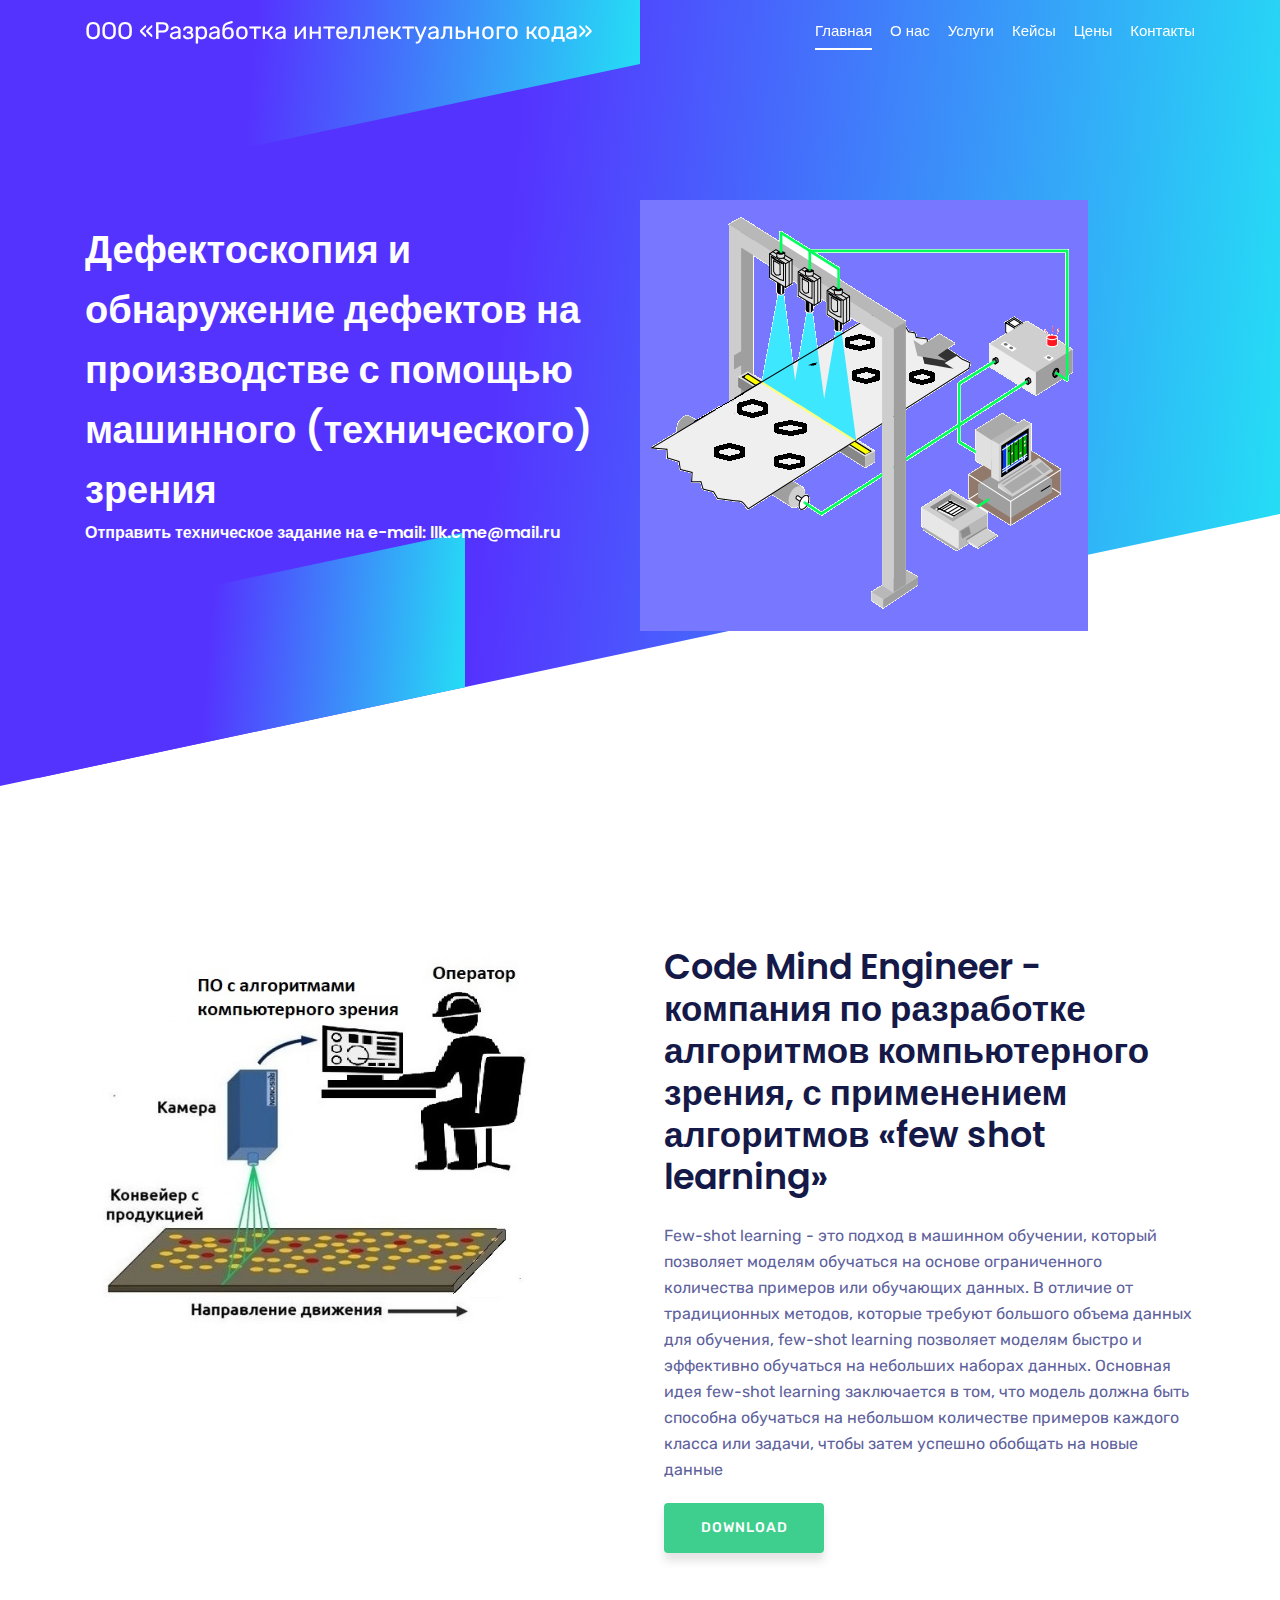
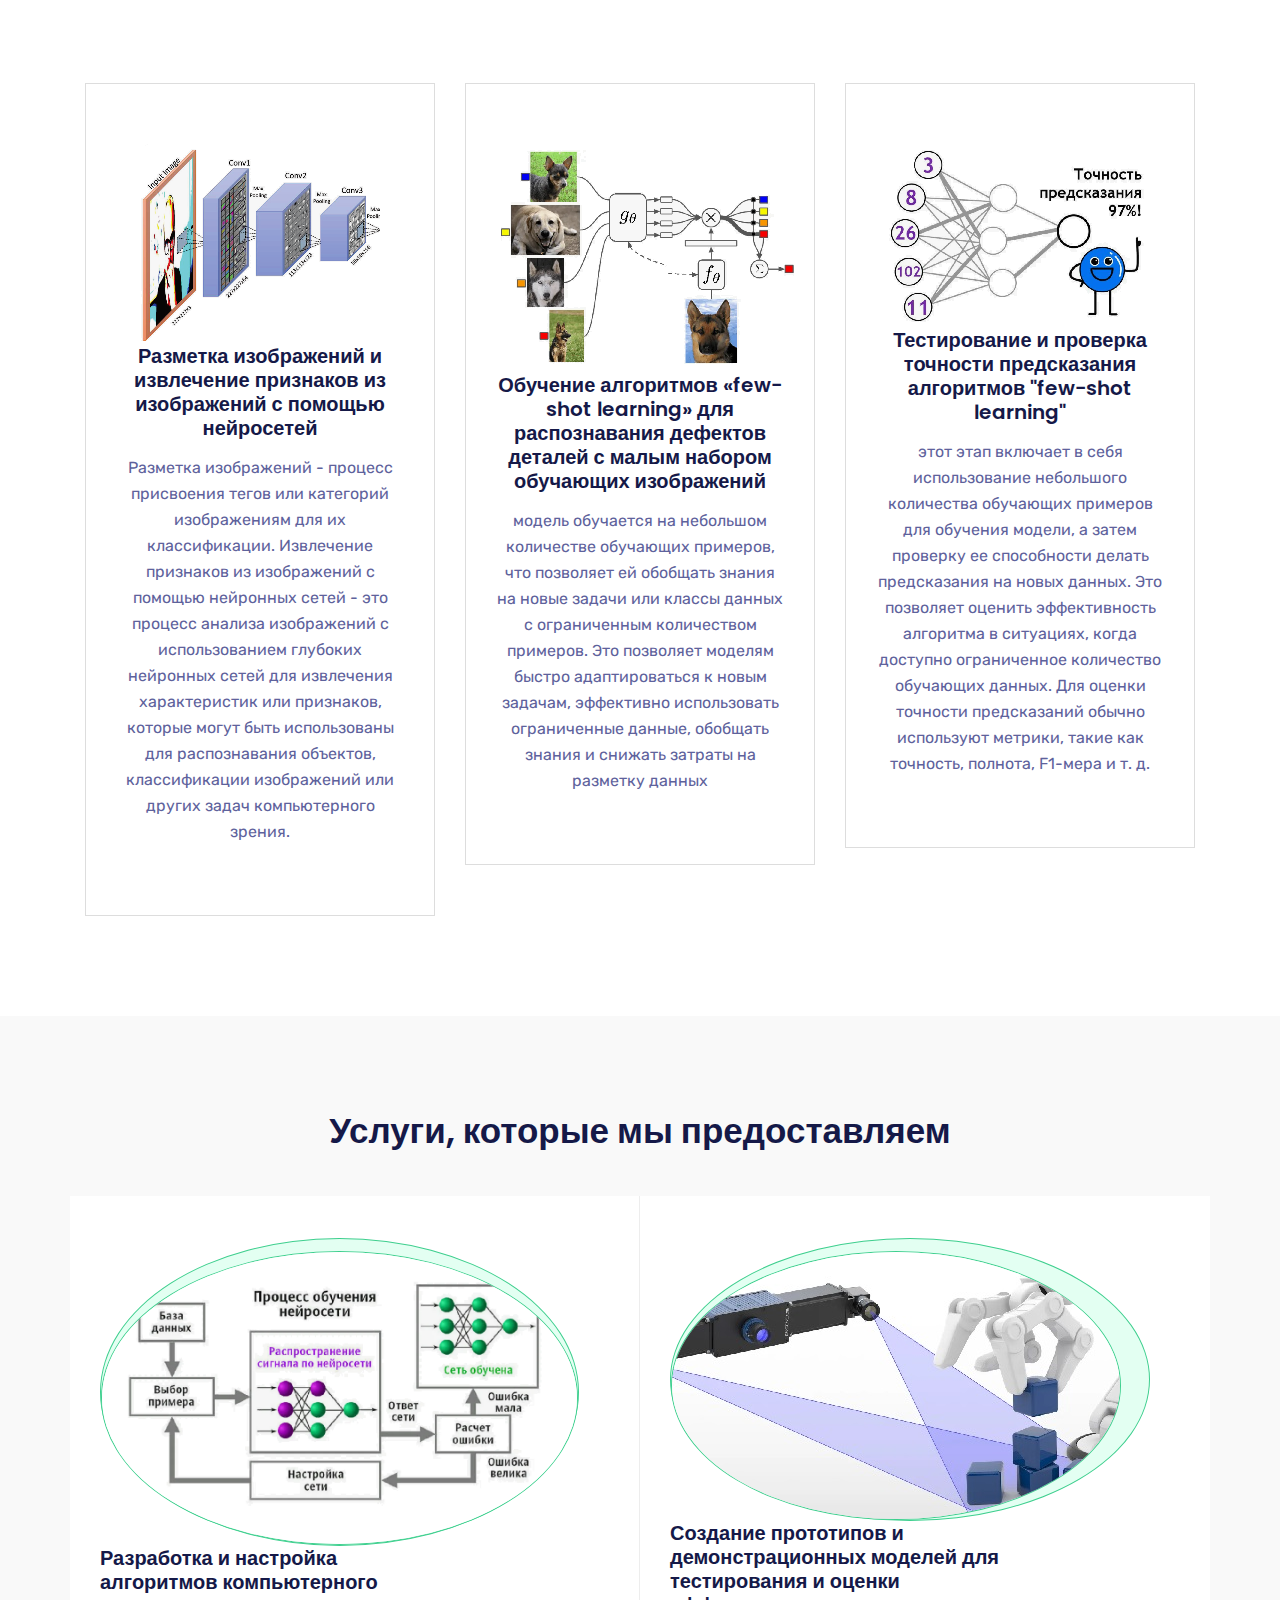
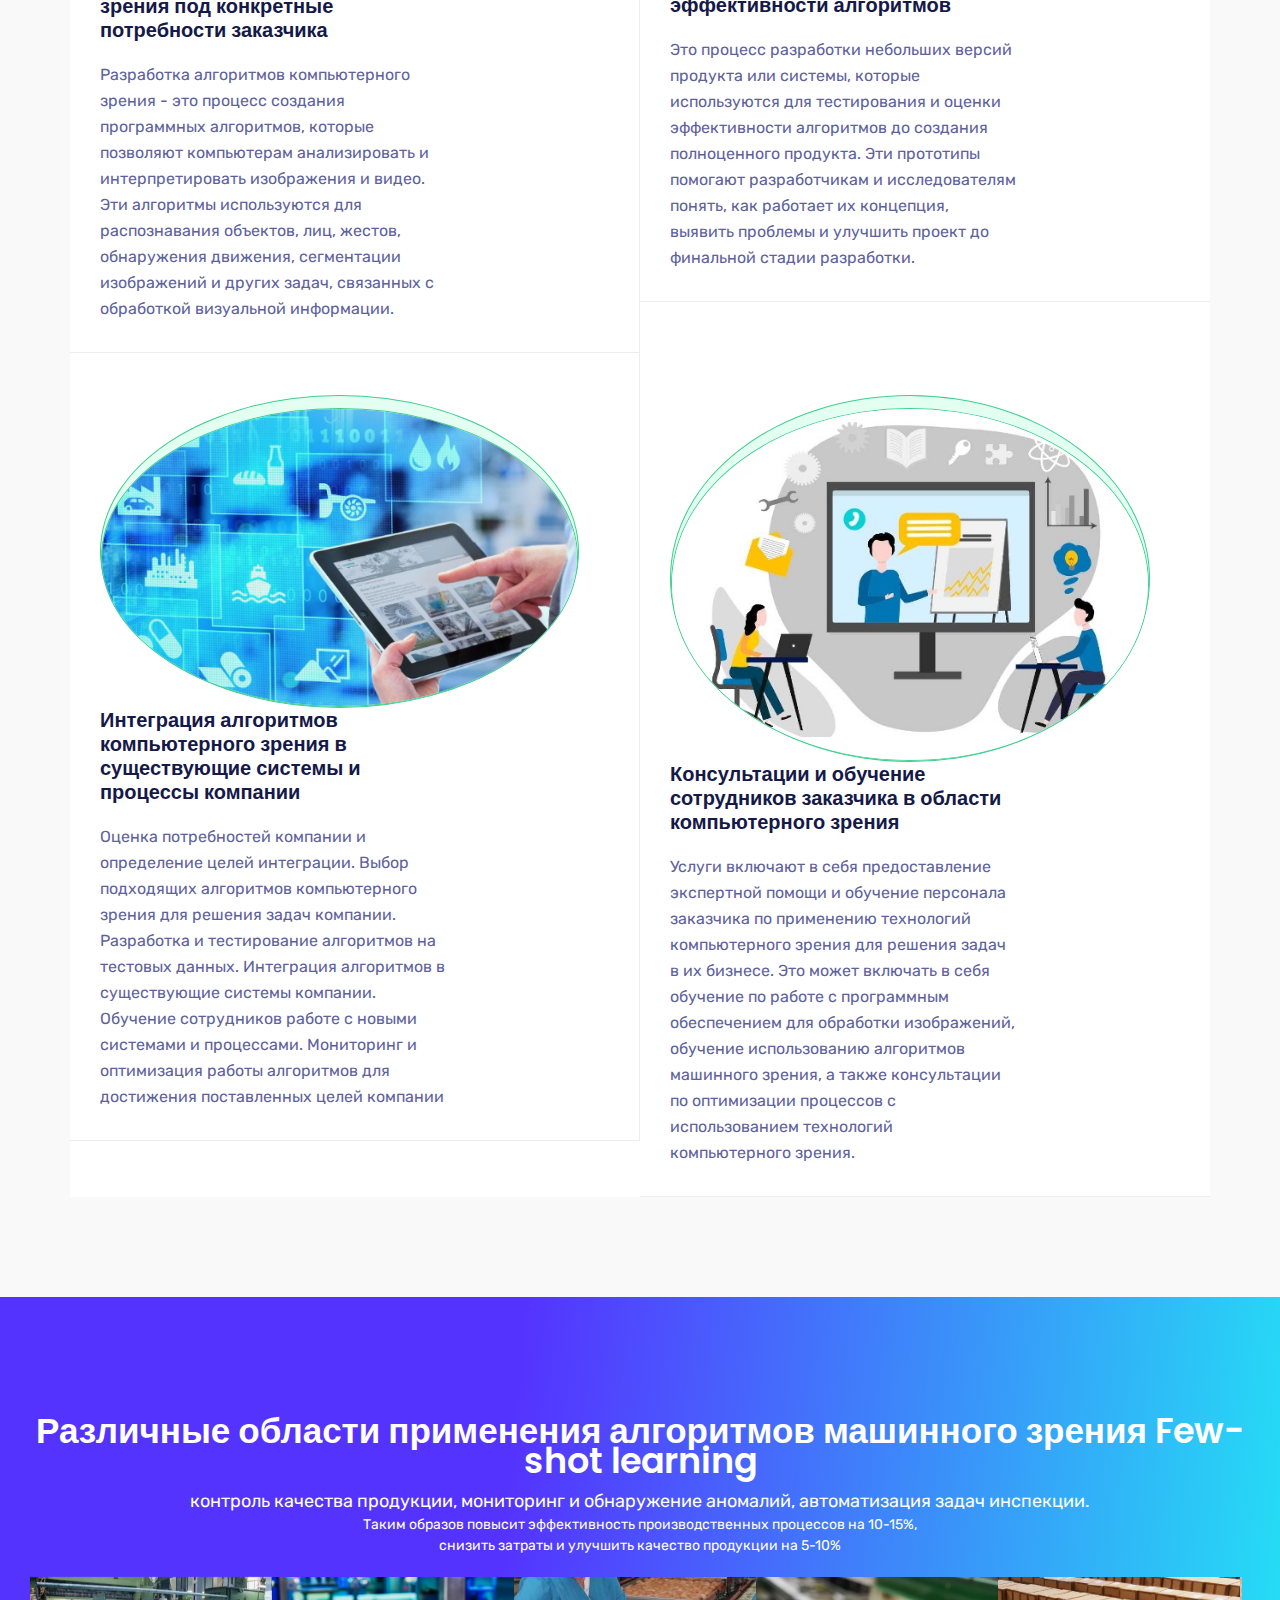
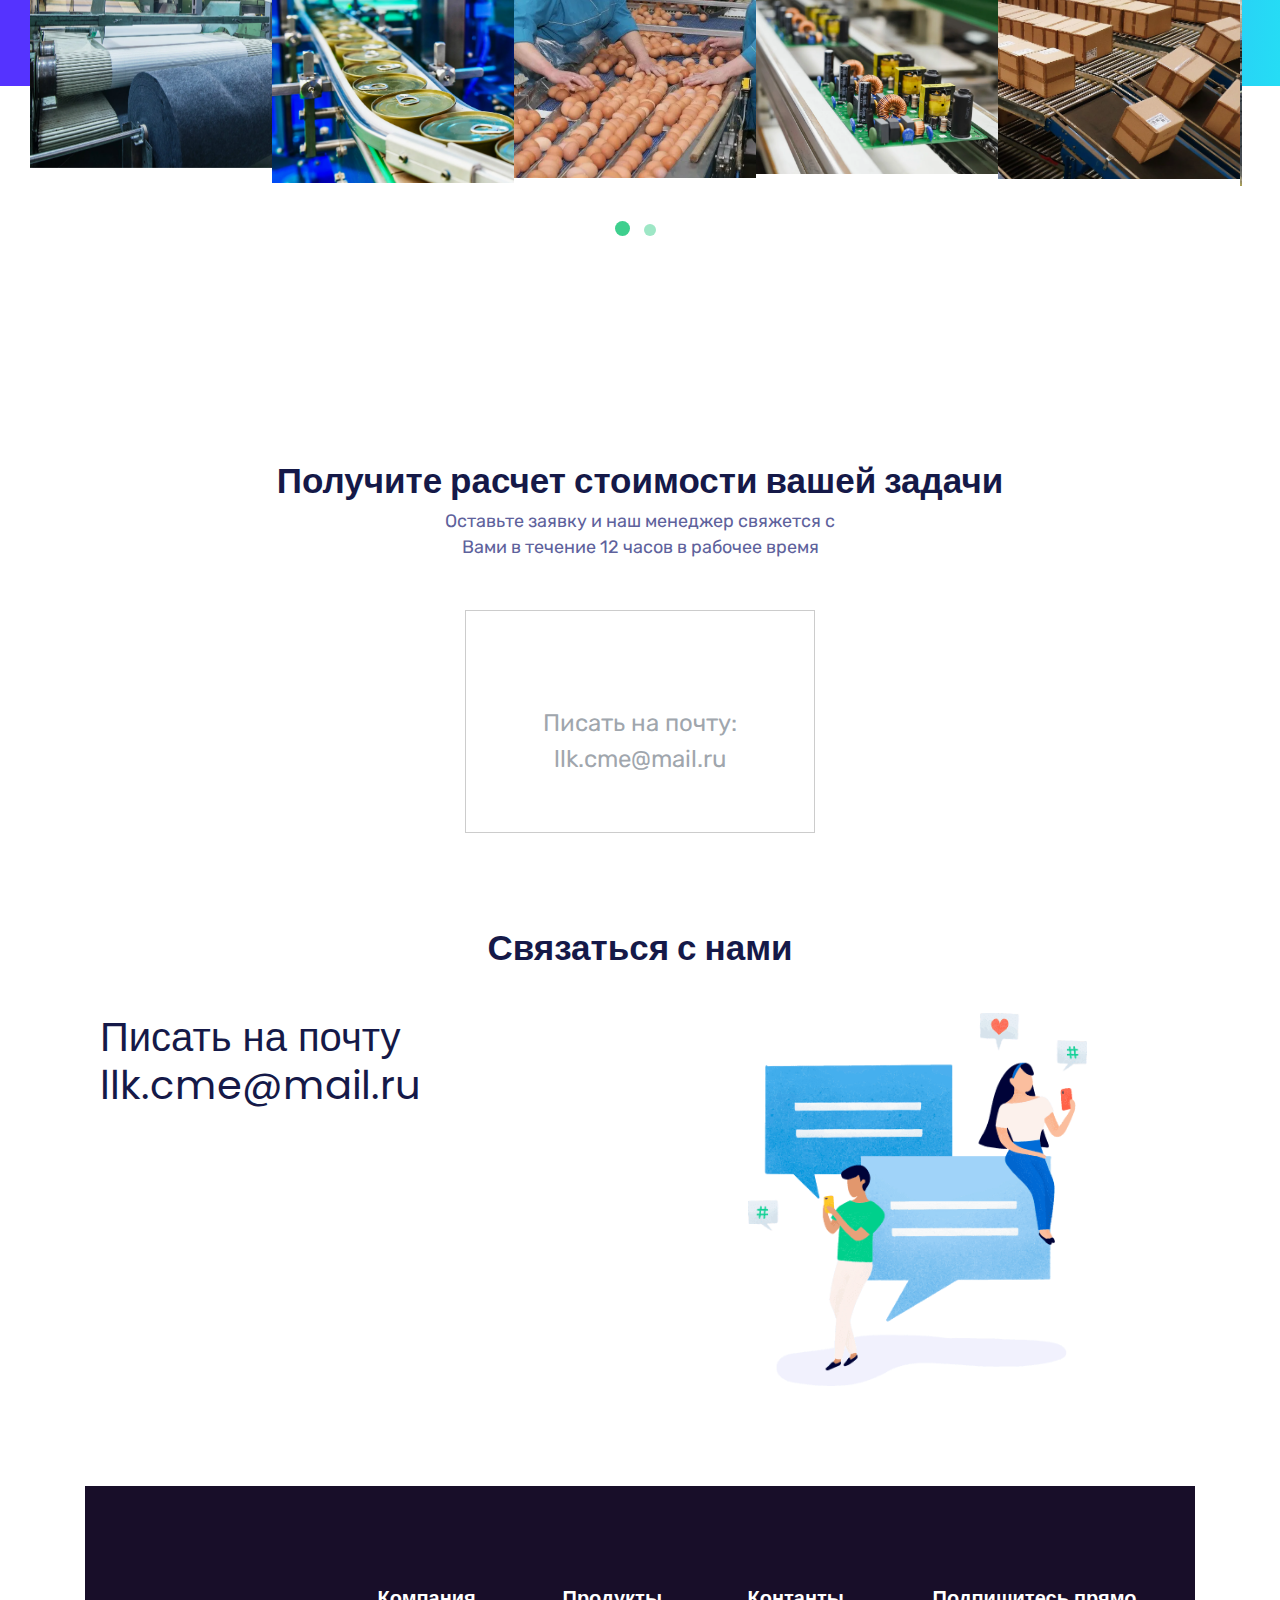
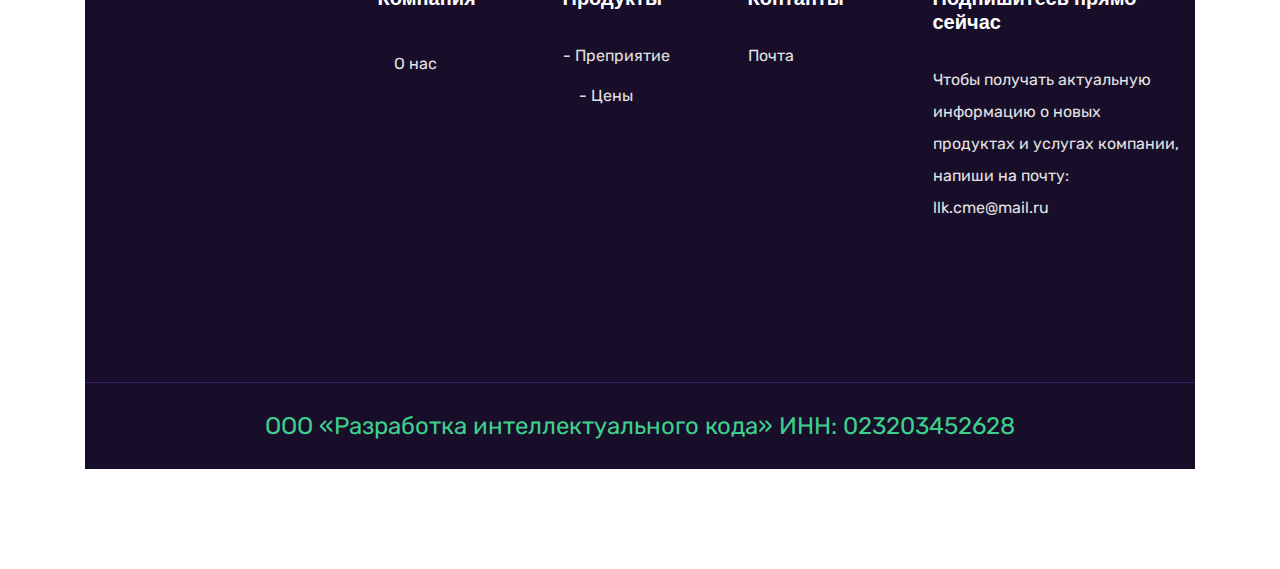
<file: index.html>
<!DOCTYPE html>
<html lang="en">
  <head>
    <!-- Required meta tags -->
    <meta charset="utf-8">
    <meta name="viewport" content="width=device-width, initial-scale=1, shrink-to-fit=no">
    <meta name="keywords" content="Bootstrap, Landing page, Template, Business, Service">
    <meta name="viewport" content="width=device-width, initial-scale=1, maximum-scale=1">
    <meta name="author" content="Grayrids">
    <title>Code Mind Engineer</title>
    <!--====== Favicon Icon ======-->
    <link rel="shortcut icon" href="img/2.png" type="image/png">
    <!-- Bootstrap CSS -->
    <link rel="stylesheet" href="css/bootstrap.min.css">
    <link rel="stylesheet" href="css/animate.css">
    <link rel="stylesheet" href="css/LineIcons.css">
    <link rel="stylesheet" href="css/owl.carousel.css">
    <link rel="stylesheet" href="css/owl.theme.css">
    <link rel="stylesheet" href="css/magnific-popup.css">
    <link rel="stylesheet" href="css/nivo-lightbox.css">
    <link rel="stylesheet" href="css/main.css">    
    <link rel="stylesheet" href="css/responsive.css">

  </head>
  
  <body>

    <!-- Header Section Start -->
    <header id="home" class="hero-area">    
      <div class="overlay">
        <span></span>
        <span></span>
      </div>
      <nav class="navbar navbar-expand-md bg-inverse fixed-top scrolling-navbar">
        <div class="container">
          <a href="index.html" class="navbar-brand" style="font-size: 24px; color: white; text-decoration: none;">ООО «Разработка интеллектуального кода»</a>       
          <button class="navbar-toggler" type="button" data-toggle="collapse" data-target="#navbarCollapse" aria-controls="navbarCollapse" aria-expanded="false" aria-label="Toggle navigation">
            <i class="lni-menu"></i>
          </button>
          <div class="collapse navbar-collapse" id="navbarCollapse">
            <ul class="navbar-nav mr-auto w-100 justify-content-end">
              <li class="nav-item">
                <a class="nav-link page-scroll" href="#home">Главная</a>
              </li>
              <li class="nav-item">
                <a class="nav-link page-scroll" href="#services">О&nbsp;нас</a>
              </li>  
              <li class="nav-item">
                <a class="nav-link page-scroll" href="#features">Услуги</a>
              </li>                            
              <li class="nav-item">
                <a class="nav-link page-scroll" href="#showcase">Кейсы</a>
              </li>       
              <li class="nav-item">
                <a class="nav-link page-scroll" href="#pricing">Цены</a>
              </li>     
              <li class="nav-item">
                <a class="nav-link page-scroll" href="#contact">Контакты</a>
              </li>        
            </ul>
          </div>
        </div>
      </nav>  
      <div class="container">      
        <div class="row space-100">
          <div class="col-lg-6 col-md-12 col-xs-12">
            <div class="contents">
              <h2 class="head-title">Дефектоскопия и обнаружение дефектов на производстве с помощью машинного (технического) зрения
              <p>Отправить техническое задание на e-mail: llk.cme@mail.ru</p>
              <div class="header-button">

              </div>
            </div>
          </div>
          <div class="col-lg-6 col-md-12 col-xs-12 p-0">
            <div class="intro-img">
              <img src="img/intro.png" alt="">
            </div>            
          </div>
        </div> 
      </div>             
    </header>
    <!-- Header Section End --> 

    <!-- Business Plan Section Start -->
    <section id="services" class="section">
<section id="business-plan">
  <div class="container">

    <div class="row">
      <!-- Start Col -->
      <div class="col-lg-6 col-md-12 pl-0 pt-70 pr-5">
        <div class="business-item-img">
          <img src="img/business-img.png" class="img-fluid" alt="">
        </div>
      </div>
      <!-- End Col -->
      <!-- Start Col -->
      <div class="col-lg-6 col-md-12 pl-4">
        <div class="business-item-info">
          <h3>Code Mind Engineer - компания по разработке алгоритмов компьютерного зрения, с применением алгоритмов «few shot learning»</h3>
          <p>Few-shot learning - это подход в машинном обучении, который позволяет моделям 
            обучаться на основе ограниченного количества примеров или обучающих данных. 
            В отличие от традиционных методов, которые требуют большого объема данных для обучения, 
            few-shot learning позволяет моделям быстро и эффективно обучаться на небольших наборах данных.
            Основная идея few-shot learning заключается в том, что модель должна быть способна обучаться 
            на небольшом количестве примеров каждого класса или задачи, чтобы затем успешно обобщать 
            на новые данные</p>
          <a class="btn btn-common" href="#">download</a>
        </div>
      </div>
      <!-- End Col -->
    </div>

    </div>
  </div>
</section>
<!-- Business Plan Section End -->


    <!-- Services Section Start -->

<div class="container">

  <div class="row">
    <!-- Start Col -->
    <div class="col-lg-4 col-md-6 col-xs-12">
      <div class="services-item text-center">
        <div class="image">
          <img src="img/bootstrap-image.jpg" alt="Bootstrap 4 Image">
        </div>
        <h4>Разметка изображений и извлечение признаков из изображений с помощью нейросетей</h4>
        <p>Разметка изображений - процесс присвоения тегов или категорий изображениям для их классификации.
          Извлечение признаков из изображений с помощью нейронных сетей - это процесс анализа изображений 
          с использованием глубоких нейронных сетей для извлечения характеристик или признаков, 
          которые могут быть использованы для распознавания объектов, классификации изображений или других задач компьютерного зрения.</p>
      </div>
    </div>
    <!-- End Col -->

    <!-- Start Col -->
    <div class="col-lg-4 col-md-6 col-xs-12">
      <div class="services-item text-center">
        <div class="image">
          <img src="img/design-image.jpg" alt="Slick Design Image">
        </div>
        <h4>Обучение алгоритмов «few-shot learning» для распознавания дефектов деталей с
          малым набором обучающих изображений</h4>
        <p>модель обучается на небольшом количестве обучающих примеров, 
          что позволяет ей обобщать знания на новые задачи или классы данных с ограниченным количеством примеров. 
          Это позволяет моделям быстро адаптироваться к новым задачам, эффективно использовать ограниченные данные, 
          обобщать знания и снижать затраты на разметку данных</p>
      </div>
    </div>
    <!-- End Col -->
    <!-- Start Col -->
    <div class="col-lg-4 col-md-6 col-xs-12">
      <div class="services-item text-center">
        <div class="image">
          <img src="img/design-image2.jpg" alt="Crafted with Love Image">
        </div>
        <h4>Тестирование и проверка точности предсказания алгоритмов "few-shot learning"</h4>
        <p>этот этап включает в себя использование небольшого количества обучающих примеров для обучения модели, 
          а затем проверку ее способности делать предсказания на новых данных. 
          Это позволяет оценить эффективность алгоритма в ситуациях, когда доступно ограниченное количество обучающих данных. 
          Для оценки точности предсказаний обычно используют метрики, такие как точность, полнота, F1-мера и т. д.</p>
      </div>
    </div>
    <!-- End Col -->

  </div>
</div>
</section>

<!-- Services Section End -->

<!-- Cool Fetatures Section Start -->
<section id="features" class="section">
  <div class="container">
    <!-- Start Row -->
    <div class="row">
      <div class="col-lg-12">
        <div class="features-text section-header text-center">  
          <div>   
            <h2 class="section-title">Услуги, которые мы предоставляем</h2>
            <div class="desc-text">
              <p></p>
            </div>
          </div> 
        </div>
      </div>
    </div>
    <!-- End Row -->
    <!-- Start Row -->
    <div class="row featured-bg">
     <!-- Start Col -->
      <div class="col-lg-6 col-md-6 col-xs-12 p-0">
         <!-- Start Fetatures -->
        <div class="feature-item featured-border1">
           <div class="feature-icon float-left">
            <img class="feature-icon" src="img/coffee-cup.jpg" alt="Coffee Cup Image">
           </div>
           <div class="feature-info float-left">
             <h4>Разработка и настройка алгоритмов компьютерного зрения под конкретные потребности заказчика</h4>
             <p>Разработка алгоритмов компьютерного зрения - это процесс создания программных алгоритмов, 
              которые позволяют компьютерам анализировать и интерпретировать изображения и видео. 
              Эти алгоритмы используются для распознавания объектов, лиц, жестов, обнаружения движения, 
              сегментации изображений и других задач, связанных с обработкой визуальной информации.</p>
           </div>
        </div>
        <!-- End Fetatures -->
      </div>
       <!-- End Col -->

     <!-- Start Col -->
      <div class="col-lg-6 col-md-6 col-xs-12 p-0">
         <!-- Start Fetatures -->
        <div class="feature-item featured-border2">
           <div class="feature-icon float-left">
            <img class="feature-icon" src="img/briefcase.jpg" alt="Briefcase Image">
           </div>
           <div class="feature-info float-left">
             <h4>Создание прототипов и демонстрационных моделей для тестирования и оценки эффективности алгоритмов</h4>
             <p>Это процесс разработки небольших версий продукта или системы, которые используются для тестирования 
              и оценки эффективности алгоритмов до создания полноценного продукта. 
              Эти прототипы помогают разработчикам и исследователям понять, как работает их концепция, 
              выявить проблемы и улучшить проект до финальной стадии разработки.</p>
           </div>
        </div>
        <!-- End Fetatures -->
      </div>
       <!-- End Col -->

     <!-- Start Col -->
      <div class="col-lg-6 col-md-6 col-xs-12 p-0">
         <!-- Start Fetatures -->
        <div class="feature-item featured-border1">
           <div class="feature-icon float-left">
             <img class="feature-icon" src="img/clean-design.jpg" alt="Clean Design Image">
           </div>
           <div class="feature-info float-left">
             <h4>Интеграция алгоритмов компьютерного зрения в существующие системы и процессы компании</h4>
             <p>Оценка потребностей компании и определение целей интеграции.
              Выбор подходящих алгоритмов компьютерного зрения для решения задач компании.
              Разработка и тестирование алгоритмов на тестовых данных.
              Интеграция алгоритмов в существующие системы компании.
              Обучение сотрудников работе с новыми системами и процессами.
              Мониторинг и оптимизация работы алгоритмов для достижения поставленных целей компании</p>
           </div>
        </div>
        <!-- End Fetatures -->
      </div>
       <!-- End Col -->

     <!-- Start Col -->
      <div class="col-lg-6 col-md-6 col-xs-12 p-0">
         <!-- Start Fetatures -->
        <div class="feature-item featured-border2">
           <div class="feature-icon float-left">
            <img class="feature-icon" src="img/layers.jpg" alt="Layers Image">
           </div>
           <div class="feature-info float-left">
             <h4>Консультации и обучение сотрудников заказчика в области компьютерного зрения</h4>
             <p>Услуги включают в себя предоставление экспертной помощи и обучение персонала заказчика по применению 
              технологий компьютерного зрения для решения задач в их бизнесе. Это может включать 
              в себя обучение по работе с программным обеспечением для обработки изображений, 
              обучение использованию алгоритмов машинного зрения, а также консультации 
              по оптимизации процессов с использованием технологий компьютерного зрения.</p>
           </div>
        </div>
        <!-- End Fetatures -->
      </div>
       <!-- End Col -->
    <!-- End Row -->
  </div>
</section>
<!-- Cool Fetatures Section End -->
 
    <!-- Recent Showcase Section Start -->
    <section id="showcase">
      <div class="container-fluid right-position">
        <!-- Start Row -->
        <div class="row gradient-bg">
          <div class="col-lg-12">
            <div class="showcase-text section-header text-center">  
              <div>   
                <h2 class="section-title">Различные области применения алгоритмов машинного зрения Few-shot learning</h2>
                <div class="desc-text">
                  <p> контроль качества продукции, мониторинг и обнаружение аномалий, автоматизация задач инспекции. </p> 
                  </p>Таким образов повысит эффективность производственных процессов на 10-15%, </p> 
                  </p>снизить затраты и улучшить качество продукции на 5-10% </p>                
                </div>
              </div> 
            </div>
          </div>

        </div>
        <!-- End Row -->
        <!-- Start Row -->
        <div class="row justify-content-center showcase-area">
          <div class="col-lg-12 col-md-12 col-xs-12 pr-0">
            <div class="showcase-slider owl-carousel">
              <div class="item">
                <div class="screenshot-thumb">
                  <img src="img/showcase/01.jpg" class="img-fluid" alt="" />
                  <div class="hover-content text-center">
                    <div class="fancy-table">
                      <div class="table-cell">
                        <div class="single-text">
                          <p></p>
                          <h5>1 Текстильная промышленность</h5>                        
                        </div>
                      </div>
                    </div>
                  </div>
                </div>
              </div>
              <div class="item">
                <div class="screenshot-thumb">
                  <img src="img/showcase/02.jpg" class="img-fluid" alt="" />
                  <div class="hover-content text-center">
                    <div class="fancy-table">
                      <div class="table-cell">
                        <div class="single-text">
                          <p></p>
                          <h5>2 Пищевая промышленность</h5>
                        </div>
                      </div>
                    </div>
                  </div>
                </div>
              </div>
              <div class="item">
                <div class="screenshot-thumb">
                  <img src="img/showcase/03.jpg" class="img-fluid" alt="" />
                  <div class="hover-content text-center">
                    <div class="fancy-table">
                      <div class="table-cell">
                        <div class="single-text">
                          <p></p>
                          <h5>3 Сельское хозяйсво</h5>
                        </div>
                      </div>
                    </div>
                  </div>
                </div>
              </div>
              <div class="item">
                <div class="screenshot-thumb">
                  <img src="img/showcase/04.jpg" class="img-fluid" alt="" />
                  <div class="hover-content text-center">
                    <div class="fancy-table">
                      <div class="table-cell">
                        <div class="single-text">
                          <p></p>
                          <h5>4 Электроника</h5>
                        </div>
                      </div>
                    </div>
                  </div>
                </div>
              </div>
              <div class="item">
                <div class="screenshot-thumb">
                  <img src="img/showcase/05.jpg" class="img-fluid" alt="" />
                  <div class="hover-content text-center">
                    <div class="fancy-table">
                      <div class="table-cell">
                        <div class="single-text">
                          <p></p>
                          <h5>5 Упаковка</h5>
                        </div>
                      </div>
                    </div>
                  </div>
                </div>
              </div>
              <div class="item">
                <div class="screenshot-thumb">
                  <img src="img/showcase/06.jpg" class="img-fluid" alt="" />
                  <div class="hover-content text-center">
                    <div class="fancy-table">
                      <div class="table-cell">
                        <div class="single-text">
                          <p></p>
                          <h5>6 Строительные материалы</h5>
                        </div>
                      </div>
                    </div>
                  </div>
                </div>
              </div>
              <div class="item">
                <div class="screenshot-thumb">
                  <img src="img/showcase/07.jpg" class="img-fluid" alt="" />
                  <div class="hover-content text-center">
                    <div class="fancy-table">
                      <div class="table-cell">
                        <div class="single-text">
                          <p></p>
                          <h5>7 Деревообрабатывающая промышленность</h5>
                        </div>
                      </div>
                    </div>
                  </div>
                </div>
              </div>
              <div class="item">
                <div class="screenshot-thumb">
                  <img src="img/showcase/08.jpg" class="img-fluid" alt="" />
                  <div class="hover-content text-center">
                    <div class="fancy-table">
                      <div class="table-cell">
                        <div class="single-text">
                          <p></p>
                          <h5>8 Мебельная промышленность</h5>
                        </div>
                      </div>
                    </div>
                  </div>
                </div>
              </div>
              <div class="item">
                <div class="screenshot-thumb">
                  <img src="img/showcase/09.jpg" class="img-fluid" alt="" />
                  <div class="hover-content text-center">
                    <div class="fancy-table">
                      <div class="table-cell">
                        <div class="single-text">
                          <p></p>
                          <h5>9 Выплавка стекла</h5>
                        </div>
                      </div>
                    </div>
                  </div>
                </div>
              </div>
        <!-- End Row -->
      </div>
    </section>
    <!-- Recent Showcase Section End --> 

    <!-- Our Pricing Plan Section Start -->
    <section id="pricing" class="section">
      <div class="container">

        <!-- Start Row -->
        <div class="row">
          <div class="col-lg-12">
            <div class="pricing-text section-header text-center">  
              <div>   
                <h2 class="section-title">Получите расчет стоимости вашей задачи</h2>
                <div class="desc-text">
                  <p>Оставьте заявку и наш менеджер свяжется с</p>  
                  <p>Вами в течение 12 часов в рабочее время</p>
                </div>
              </div> 
            </div>
          </div>
        </div>
        <!-- Start Row -->
        <div class="row pricing-tables justify-content-center">
          <!-- Start Col -->
          <div class="col-lg-4 col-md-4 col-xs-12">
            <div class="pricing-table text-center">
              <div class="pricing-details">
                <h3></h3>
                <h1></h1>
                <ul>
                  <li></li>
                </ul>
              </div>
              <div class="plan-button">
                <span style="font-size: 24px;">Писать на почту: llk.cme@mail.ru</span>
              </div>
            </div>
          </div>
          <!-- End Col -->
        </div>
        <!-- End Row -->


    <!-- Contact Us Section -->
    <section id="contact" class="section">
      <!-- Container Starts -->
      <div class="container">
        <!-- Start Row -->
        <div class="row">
          <div class="col-lg-12">
            <div class="contact-text section-header text-center">  
              <div>   
                <h2 class="section-title">Связаться с нами</h2>
                <div class="desc-text">
                  <p></p>  
                  <p></p>
                </div>
              </div> 
            </div>
          </div>

        </div>
        <!-- End Row -->
        <!-- Start Row -->
        <div class="row">
          <!-- Start Col -->
          <div class="col-lg-6 col-md-12">
            <h3>Писать на почту llk.cme@mail.ru</h3>
          </div>
          <!-- End Col -->
          <!-- Start Col -->
          <div class="col-lg-1">
          </div>
          <!-- End Col -->
          <!-- Start Col -->
          <div class="col-lg-4 col-md-12">
            <div class="contact-img">
              <img src="img/contact/01.png" class="img-fluid" alt="">
            </div>
          </div>
          <!-- End Col -->
          <!-- Start Col -->
          <div class="col-lg-1">
          </div>
          <!-- End Col -->
        </div>
        <!-- End Row -->
      </div>
    </section>
    <!-- Contact Us Section End -->

    <!-- Footer Section Start -->
    <footer>
      <!-- Footer Area Start -->
      <section id="footer-Content">
        <div class="container">
          <!-- Start Row -->
          <div class="row">

          <!-- Start Col -->
            <div class="col-lg-3 col-md-6 col-sm-6 col-xs-6 col-mb-12">
              
              <div class="footer-logo">
               
              </div>
            </div>
             <!-- End Col -->
              <!-- Start Col -->
            <div class="col-lg-2 col-md-6 col-sm-6 col-xs-6 col-mb-12">
              <div class="widget">
                <h3 class="block-title">Компания</h3>
                <ul class="menu">
                  <li><a class="nav-link page-scroll" href="#services">О&nbsp;нас</a></li>                               
                </ul>
              </div>
            </div>
             <!-- End Col -->
              <!-- Start Col -->
              <div class="col-lg-2 col-md-6 col-sm-6 col-xs-6 col-mb-12">
                <div class="widget">
                    <h3 class="block-title">Продукты</h3>
                    <ul class="menu">                  
                        <li><a href="#">- Преприятие</a></li>
                        <li><a class="nav-link page-scroll" href="#pricing">- Цены</a></li>                                                
                    </ul>
                </div>
              </div>
              <!-- End Col -->
              <!-- Start Col -->
            <div class="col-lg-2 col-md-6 col-sm-6 col-xs-6 col-mb-12">
              <div class="widget">
                <h3 class="block-title">Контанты</h3>
                <ul class="menu">                  
                  <li><a href="#contact">Почта</a></li>
                </ul>
              </div>
            </div>
             <!-- End Col -->
              <!-- Start Col -->
            <div class="col-lg-3 col-md-6 col-sm-6 col-xs-6 col-mb-12">
              <div class="widget">
                <h3 class="block-title">Подпишитесь прямо сейчас</h3>
                <p>Чтобы получать актуальную информацию о новых продуктах и услугах компании, напиши на почту: llk.cme@mail.ru</p>
                <div class="subscribe-area">                                   
                </div>
              </div>
            </div>
            <!-- End Col -->
          </div>
          <!-- End Row -->
        </div>
        <!-- Copyright Start  -->

        <div class="copyright">
          <div class="container">
            <!-- Star Row -->
            <div class="row">
              <div class="col-md-12">
                <div class="site-info text-center">
                  <p style="font-size: 24px;">ООО «Разработка интеллектуального кода» ИНН:
                    023203452628</p>
                </div>              
              </div>
              <!-- End Col -->
            </div>
            <!-- End Row -->
          </div>
        </div>
      <!-- Copyright End -->
      </section>

    <!-- jQuery first, then Tether, then Bootstrap JS. -->
    <script src="js/jquery-min.js"></script>
    <script src="js/popper.min.js"></script>
    <script src="js/bootstrap.min.js"></script>
    <script src="js/owl.carousel.js"></script>      
    <script src="js/jquery.nav.js"></script>    
    <script src="js/scrolling-nav.js"></script>    
    <script src="js/jquery.easing.min.js"></script>     
    <script src="js/nivo-lightbox.js"></script>     
    <script src="js/jquery.magnific-popup.min.js"></script>      
    <script src="js/main.js"></script>
    
  </body>
</html>
</file>
<file: css/main.css>
/* ==========================================================================
   IMPORT GOOGLE FONTS
   ========================================================================== */
@import url("https://fonts.googleapis.com/css?family=Rubik:400,400i,500");
@import url("https://fonts.googleapis.com/css?family=Poppins:400,500,600");
/* ==========================================================================
   GENERAL
   ========================================================================== */
body {
  font-family: 'Rubik', sans-serif;
  color: #a0a6ad;
  font-size: 14px;
  font-weight: 400;
  background: #fff;
  overflow-x: hidden; }

html {
  overflow-x: hidden; }

p {
  font-size: 14px;
  color: #5e629c;
  line-height: 26px;
  margin-bottom: 0; }

a:hover, a:focus {
  color: #000; }

a {
  color: #000;
  -webkit-transition: all 0.3s ease-in-out;
  -moz-transition: all 0.3s ease-in-out;
  -o-transition: all 0.3s ease-in-out;
  transition: all 0.3s ease-in-out; }

h1, h2, h3, h4, h5 {
  font-family: 'Poppins', sans-serif;
  font-size: 40px;
  font-weight: 400;
  color: #151948; }

ul {
  margin: 0;
  padding: 0; }

ul li {
  list-style: none; }

a:hover,
a:focus {
  text-decoration: none;
  outline: none; }

a:not([href]):not([tabindex]) {
  color: #fff; }

a:not([href]):not([tabindex]):focus, a:not([href]):not([tabindex]):hover {
  color: #fff; }

.bg-transparent {
  background: transparent !important; }

.bg-defult {
  background: #3c9cfd !important; }

/* ==========================================================================
   Section Title
   ========================================================================== */
.section {
  padding: 130px 0px; }

.form-control:focus {
  outline: none;
  box-shadow: none; }

.section-header {
  color: #fff;
  margin-bottom: 50px;
  text-align: center;
  position: relative; }

.section-header .section-title {
  font-size: 35px;
  margin-bottom: 12px;
  font-weight: 600;
  position: relative;
  line-height: 30px; }

.section-header .desc-text p {
  font-size: 18px;
  color: #5e629c;
  line-height: 26px;
  margin-bottom: 0; }

/* ==========================================================================
   Buttons
   ========================================================================== */
.btn {
  font-size: 14px;
  padding: 10px 30px;
  border-radius: 4px;
  font-family: 'Rubik', sans-serif;
  letter-spacing: 1px;
  font-weight: 500;
  color: #fff;
  border: none;
  text-transform: uppercase;
  -webkit-transition: all 0.3s ease-in-out;
  -moz-transition: all 0.3s ease-in-out;
  -o-transition: all 0.3s ease-in-out;
  transition: all 0.3s ease-in-out;
  display: inline-block; }

.btn:focus,
.btn:active {
  box-shadow: none;
  outline: none; }

.btn-common {
  background-color: #3ecf8e;
  position: relative;
  z-index: 1;
  box-shadow: 0px 8px 9px 0px rgba(96, 94, 94, 0.17);
  width: 160px;
  height: 50px;
  padding: 14px 15px; }

.btn-common:hover {
  color: #fff;
  transform: translateY(-2px); }

.btn-light-bg {
  background-color: #ff704f; }

  .btn-border {
    border-style: solid;
    border-width: 1px;
    cursor: pointer;
    background-color: transparent;
    border-color: #3ecf8e;
    color: #3ecf8e;
    width: 200px; /* Increase the width of the button */
    height: 60px; /* Increase the height of the button */
    padding: 18px 20px; /* Adjust the padding for better alignment */
  }
  
  .btn-border:hover {
    box-shadow: 0px 8px 9px 0px rgba(96, 94, 94, 0.17);
    transform: translateY(-2px);
  }
  
  .btn-border-filled {
    cursor: pointer;
    background-color: #3ecf8e;
    border: 1px solid #3ecf8e;
    color: #fff;
    box-shadow: 0px 8px 9px 0px rgba(96, 94, 94, 0.17);
    width: 200px; /* Increase the width of the button */
    height: 60px; /* Increase the height of the button */
    padding: 18px 20px; /* Adjust the padding for better alignment */
  }
  
  .btn-border-filled:hover {
    color: #fff;
    background-color: transparent;
    border-color: #fff;
    transform: translateY(-2px);
  }

.btn-lg {
  padding: 14px 33px;
  text-transform: uppercase;
  font-size: 16px; }

.btn-rm {
  color: #3c9cfd;
  padding: 10px 0;
  text-transform: capitalize;
  font-size: 16px; }

.btn-rm i {
  vertical-align: middle; }

.btn-singin {
  background: #7fc9fb;
  color: #fff;
  padding: 10px 23px;
  margin-left: 30px;
  box-shadow: 0px 8px 9px 0px rgba(96, 94, 94, 0.17); }

.btn-singin:hover,
.btn-singin:active,
.btn-singin:focus {
  color: #fff;
  box-shadow: 0px 0px 0px 0px rgba(96, 94, 94, 0.17); }

.btn-light-singin:hover,
.btn-light-singin:active,
.btn-light-singin:focus {
  color: #fff;
  box-shadow: 0px 0px 0px 0px rgba(96, 94, 94, 0.17); }

.btn-apple {
  border-width: 2px;
  border-color: #3c96ff;
  border-style: solid;
  background: linear-gradient(to right, #3c96ff 0%, #2dfbff 100%);
  -webkit-background-clip: text;
  -webkit-text-fill-color: transparent;
  transition: all 0.3s ease-in-out;
  -moz-transition: all 0.3s ease-in-out;
  -webkit-transition: all 0.3s ease-in-out;
  -o-transition: all 0.3s ease-in-out; }

.btn-apple i {
  background: linear-gradient(to right, #3c96ff 0%, #2dfbff 100%);
  -webkit-background-clip: text;
  -webkit-text-fill-color: transparent; }

.btn-apple:hover,
.btn-apple:active,
.btn-apple:focus {
  background: linear-gradient(to right, #3c96ff 0%, #2dfbff 100%) !important;
  -webkit-background-clip: text !important;
  -webkit-text-fill-color: transparent !important; }

button:focus {
  outline: none !important; }

.btn-border-fill {
  background: #fff;
  border-color: #fff;
  color: #3c9cfd; }

.btn-subtitle {
  color: #191c1e;
  font-family: 'Poppins', sans-serif;
  background: #dbecff;
  text-align: center;
  border-radius: 30px;
  padding: 6px 30px;
  text-transform: uppercase;
  font-weight: 700;
  margin-bottom: 20px;
  font-size: 14px; }

.clear {
  clear: both; }

.mt {
  margin-top: 80px; }

.mt-30 {
  margin-top: 30px; }

.mb-30 {
  margin-bottom: 30px; }

.pt-30 {
  padding-top: 30px; }

.pb-30 {
  padding-bottom: 30px; }

.pt-70 {
  padding-top: 70px; }

.mb-50 {
  margin-bottom: 50px; }

.padding-0 {
  padding: 0; }

.pr-20 {
  padding-right: 20px; }

.pl-20 {
  padding-left: 20px; }

.pl-70 {
  padding-left: 70px; }

.pr-70 {
  padding-right: 70px; }

/* Preloader */
#preloader {
  position: fixed;
  top: 0;
  left: 0;
  right: 0;
  bottom: 0;
  background-color: #fff;
  z-index: 9999999; }

.loader {
  top: 50%;
  width: 50px;
  height: 50px;
  border-radius: 100%;
  position: relative;
  margin: 0 auto; }

#loader-1:before, #loader-1:after {
  content: "";
  position: absolute;
  top: -10px;
  left: -10px;
  width: 100%;
  height: 100%;
  border-radius: 100%;
  border: 7px solid transparent;
  border-top-color: #3c9cfd; }

#loader-1:before {
  z-index: 100;
  animation: spin 2s infinite; }

#loader-1:after {
  border: 7px solid #fafafa; }

@keyframes spin {
  0% {
    -webkit-transform: rotate(0deg);
    -ms-transform: rotate(0deg);
    -o-transform: rotate(0deg);
    transform: rotate(0deg); }
  100% {
    -webkit-transform: rotate(360deg);
    -ms-transform: rotate(360deg);
    -o-transform: rotate(360deg);
    transform: rotate(360deg); } }

/* ========================================================================== 
   Scroll To Up 
   ========================================================================== */
.back-to-top {
  display: none;
  position: fixed;
  bottom: 18px;
  right: 15px;
  width: 45px;
  height: 45px;
  line-height: 50px;
  cursor: pointer;
  text-align: center;
  border-radius: 4px;
  background: #5533ff;
  background: linear-gradient(95deg, #5533ff 40%, #25ddf5 100%);
  box-shadow: 0px 8px 9px 0px rgba(96, 94, 94, 0.17);
  z-index: 9999999; }

.back-to-top i {
  color: #fff;
  font-size: 20px;
  -webkit-transition: all 0.3s ease-in-out;
  -moz-transition: all 0.3s ease-in-out;
  -o-transition: all 0.3s ease-in-out;
  transition: all 0.3s ease-in-out; }

/* ==========================================================================
   Navbar Style
   ========================================================================== */
.logo-menu a {
  font-size: 20px;
  color: #fff; }

.menu-bg {
  background: #5533ff;
  background: linear-gradient(95deg, #5533ff 40%, #25ddf5 100%) !important;
  box-shadow: 0 0 7px 1px rgba(0, 0, 0, 0.1);
  z-index: 9999;
  padding: 5px;
  -webkit-transition: all 0.5s ease-in-out;
  transition: all 0.5s ease-in-out; }

.menu-bg .menu-button {
  top: 0; }

.menu-bg .menu-button:hover {
  cursor: pointer;
  color: #3c9cfd; }

.menu-bg .logo-menu a {
  color: #3c9cfd; }

.menu-bg .navbar-nav .nav-link {
  color: #ffffff !important; }

.menu-bg .navbar-nav .nav-link:hover {
  color: #ffffff !important; }

.menu-bg .navbar-nav .active {
  color: #ffffff !important; }

.navbar-expand-md .navbar-nav .nav-link {
  color: #fff;
  font-size: 16px;
  padding: 8px 0px;
  margin-left: 26px;
  font-family: 'Poppins', sans-serif;
  position: relative;
  font-weight: 500; }

.navbar-expand-md .navbar-nav .nav-link:before {
  content: '';
  position: absolute;
  bottom: 0;
  left: 0;
  width: 0;
  height: 2px;
  background: #ffffff;
  -webkit-transition: 0.3s;
  -moz-transition: 0.3s;
  transition: 0.3s; }

.navbar-expand-md .navbar-nav .active::before,
.navbar-expand-md .navbar-nav .nav-link:hover::before {
  width: 100%; }

.navbar-brand {
  color: #fff; }

.navbar-expand-md .navbar-nav .nav-link:focus,
.navbar-expand-md .navbar-nav .nav-link:hover,
.navbar-expand-md .navbar-nav .nav-link:hover:before {
  color: #ffffff; }

.navbar-expand-md .navbar-nav .active > .nav-link,
.navbar-expand-md .navbar-nav .nav-link.active,
.navbar-expand-md .navbar-nav .nav-link.active:before,
.navbar-expand-md .navbar-nav .nav-link.open,
.navbar-expand-md .navbar-nav .open > .nav-link {
  color: #ffffff; }

.navbar-expand-md .navbar-toggler {
  background: transparent;
  border: 1px solid #fff;
  border-radius: 3px;
  margin: 5px;
  cursor: pointer;
  float: right; }

.navbar-expand-md .navbar-toggler i {
  color: #fff !important; }

.navbar-expand-md .navbar-toggler:focus {
  outline: none; }

/* ==========================================================================
   Hero Area
   ========================================================================== */
.hero-area {
  position: relative; }
  .hero-area .overlay {
    position: absolute;
    width: 100%;
    height: 100%;
    top: 0px;
    left: 0px;
    background: #5533ff;
    background: linear-gradient(95deg, #5533ff 40%, #25ddf5 100%);
    -webkit-transform: skewY(-12deg);
    transform: skewY(-12deg);
    -webkit-transform-origin: 0;
    transform-origin: 0;
    z-index: -12; }
    .hero-area .overlay :nth-child(1) {
      width: 33.33333%;
      width: calc(100% / 2);
      top: 0;
      left: 16.66666%;
      left: calc(calc(100% / 3) / 2);
      right: auto;
      background: #5533ff;
      background: linear-gradient(95deg, #5533ff 40%, #25ddf5 100%);
      height: 200px; }
    .hero-area .overlay :nth-child(2) {
      width: 33.33333%;
      width: calc(100% /3);
      bottom: 0;
      background: #5533ff;
      background: linear-gradient(95deg, #5533ff 40%, #25ddf5 100%);
      position: absolute;
      height: 155px;
      left: 3%; }
  .hero-area .contents {
    padding: 220px 0; }
    .hero-area .contents h2 {
      color: #fff;
      font-size: 38px;
      font-weight: 600;
      line-height: 60px;
      margin-bottom: 20px; }
    .hero-area .contents p {
      color: #fff;
      font-size: 18px;
      line-height: 26px; }
    .hero-area .contents .btn {
      margin-top: 40px;
      margin-right: 20px;
      text-transform: uppercase;
      width: 200px;
      height: 50px;
      padding: 15px 15px; }
    .hero-area .contents .btn-border {
      border: 1px solid #fff;
      color: #3ecf8e !important;
      -webkit-box-shadow: 0 4px 6px rgba(50, 50, 93, 0.11), 0 1px 3px rgba(0, 0, 0, 0.08);
      box-shadow: 0 4px 6px rgba(50, 50, 93, 0.11), 0 1px 3px rgba(0, 0, 0, 0.08);
      width: 200px;
      height: 50px;
      padding: 15px 15px;
      background: #fff; }
      .hero-area .contents .btn-border:hover {
        background: #fff;
        color: #3ecf8e; }
  .hero-area .intro-img {
    padding: 200px 0 0px; }
    .hero-area .intro-img img {
      display: block;
      height: auto;
      max-width: 100%; }

/* ==========================================================================
   About 
   ========================================================================== */
#services .services-item {
  padding: 60px 30px;
  border: 1px solid #ddd;
  -moz-transition: all .8s ease;
  -webkit-transition: all .8s ease;
  transition: all .8s ease; }
  #services .services-item:hover {
    border: 1px solid #3ecf8e;
    box-shadow: 0px 0px 25px 0px rgba(95, 95, 95, 0.24);
    -moz-transition: all .4s ease;
    -webkit-transition: all .4s ease;
    transition: all .4s ease; }
  #services .services-item .icon {
    background: #e3fff2;
    width: 110px;
    height: 110px;
    margin: 0px auto;
    margin-bottom: 0px;
    text-align: center;
    display: block;
    border-radius: 50%;
    position: relative;
    margin-bottom: 25px; }
  #services .services-item .icon i {
    font-size: 40px;
    color: #3ecf8e;
    position: absolute;
    left: 0;
    right: 0;
    top: 30%; }
  #services .services-item h4 {
    font-size: 20px;
    font-weight: 600;
    color: #151948;
    margin-bottom: 15px; }
  #services .services-item p {
    font-size: 16px;
    margin-bottom: 10px;
    color: #5e629c; }

/* ==========================================================================
   business-plan Section 
   ========================================================================== */
#business-plan {
  padding-bottom: 130px; }
  #business-plan .container-fluid {
    padding-right: 30px;
    padding-left: 30px; }
  #business-plan .business-item-info {
    margin-top: 60px; }
    #business-plan .business-item-info h3 {
      font-size: 35px;
      font-weight: 600;
      margin-bottom: 25px; }
    #business-plan .business-item-info p {
      font-size: 16px;
      margin-bottom: 20px; }

/* ==========================================================================
   Features 
   ========================================================================== */
#features {
  background: #f9f9f9; }
  #features .featured-bg {
    background: #fff; }
  #features .featured-border1 {
    border-bottom: 1px solid #ededed;
    border-right: 1px solid #ededed; }
  #features .featured-border2 {
    border-bottom: 1px solid #ededed; }
  #features .featured-border3 {
    border-right: 1px solid #ededed; }
  #features .feature-item {
    padding: 30px;
    overflow: hidden;
    -moz-transition: all .8s ease;
    -webkit-transition: all .8s ease;
    transition: all .8s ease; }
    #features .feature-item .feature-icon {
      background: #e3fff2;
      max-width: 100%;
      height: auto;
      margin: 0px auto;
      margin-top: 0px;
      margin-right: auto;
      margin-bottom: 0px;
      margin-bottom: 0px;
      margin-bottom: 0px;
      text-align: center;
      display: block;
      border-radius: 50%;
      position: relative;
      margin-right: 30px;
      border: 1px solid #3ecf8e;
      margin-top: 12px; }
      #features .feature-item .feature-icon i {
        font-size: 40px;
        color: #3ecf8e;
        position: absolute;
        left: 0;
        right: 0;
        top: 32%; }
    #features .feature-item h4 {
      font-size: 20px;
      font-weight: 600;
      margin-bottom: 20px; }
    #features .feature-item p {
      font-size: 16px;
      display: block; }
    #features .feature-item:hover {
      box-shadow: 0px 0px 25px 0px rgba(95, 95, 95, 0.24);
      -moz-transition: all .8s ease;
      -webkit-transition: all .8s ease;
      transition: all .8s ease; }
    #features .feature-item:hover .feature-icon {
      background: #3ecf8e;
      -moz-transition: all .8s ease;
      -webkit-transition: all .8s ease;
      transition: all .8s ease; }
    #features .feature-item:hover .feature-icon i {
      color: #fff;
      -moz-transition: all .8s ease;
      -webkit-transition: all .8s ease;
      transition: all .8s ease; }

/* ==========================================================================
   Features 
   ========================================================================== */
#download-app {
  padding-bottom: 100px; }
  #download-app .download-info {
    padding-top: 30px; }
    #download-app .download-info h3 {
      font-size: 35px;
      font-weight: 600;
      margin-bottom: 20px;
      line-height: 44px; }
    #download-app .download-info p {
      font-size: 16px;
      display: block;
      margin-bottom: 35px; }
    #download-app .download-info .downlaod-btn {
      padding-bottom: 50px;
      border-bottom: 1px solid #ff704f;
      margin-bottom: 40px; }
    #download-app .download-info .downlaod-btn a.play-store {
      font-size: 12px;
      box-shadow: 0px 10px 20px 2px rgba(255, 112, 79, 0.24);
      border-radius: 35px;
      text-transform: inherit;
      text-align: left;
      padding: 15px 80px;
      width: 195px;
      height: 65px;
      line-height: 18px;
      margin-right: 35px;
      background: #ff704f;
      background-position-x: left;
      background-position-y: center;
      background-position: 20%; }
    #download-app .download-info .downlaod-btn a {
      position: relative; }
    #download-app .download-info .downlaod-btn a.play-store span {
      font-size: 15px;
      font-weight: 500; }
    #download-app .download-info .downlaod-btn a.play-store i {
      position: absolute;
      left: 40px;
      font-size: 28px;
      color: #fff;
      top: 18px; }
    #download-app .download-info .downlaod-btn a.ios-store i {
      position: absolute;
      left: 40px;
      font-size: 28px;
      color: #000;
      top: 18px; }
    #download-app .download-info .downlaod-btn a.ios-store {
      border: 1px solid #ff704f;
      color: #151948;
      font-size: 12px;
      box-shadow: 0px 10px 20px 2px rgba(255, 112, 79, 0.24);
      border-radius: 35px;
      text-transform: inherit;
      text-align: left;
      padding: 15px 80px;
      width: 195px;
      height: 65px;
      line-height: 18px;
      margin-right: 35px;
      background: #fff;
      background-position-x: left;
      background-position-y: center;
      background-position: 20%;
      position: relative; }
    #download-app .download-info .downlaod-btn a.play-store:hover {
      color: #151948;
      -webkit-transition: all 0.8s ease-in-out;
      -moz-transition: all 0.8s ease-in-out;
      -o-transition: all 0.8s ease-in-out;
      transition: all 0.8s ease-in-out; }
    #download-app .download-info .downlaod-btn a.ios-store span {
      font-size: 15px; }
    #download-app .download-info .downlaod-btn a.ios-store:hover {
      color: #ff704f;
      -webkit-transition: all 0.8s ease-in-out;
      -moz-transition: all 0.8s ease-in-out;
      -o-transition: all 0.8s ease-in-out;
      transition: all 0.8s ease-in-out; }
  #download-app .download-statatics h3 {
    color: #151948;
    font-size: 30px;
    font-weight: 600;
    margin-bottom: 0px; }
  #download-app .download-statatics p {
    font-size: 18px;
    color: #5e629c; }

/* ==========================================================================
   Showcase 
   ========================================================================== */
#showcase {
  padding-bottom: 375px; }
  #showcase .right-position {
    position: relative; }
  #showcase .showcase-area {
    position: absolute;
    width: 97%;
    z-index: 12;
    top: 260px;
    margin: 0px auto; }
  #showcase .showcase-text h2 {
    color: #fff; }
  #showcase .showcase-text p {
    color: #fff; }
  #showcase .gradient-bg {
    background: #5533ff;
    background: linear-gradient(95deg, #5533ff 40%, #25ddf5 100%);
    padding: 119px 0px 80px 0px; }
  #showcase .showcase-slider .owl-controls .owl-page.active span, #showcase .showcase-slider .owl-controls.clickable .owl-page:hover span {
    filter: Alpha(Opacity=100);
    opacity: 1;
    background: #3ecf8e; }
  #showcase .showcase-slider .owl-controls .owl-page span {
    display: block;
    width: 12px;
    height: 12px;
    margin: 5px 7px;
    filter: Alpha(Opacity=50);
    opacity: 0.5;
    -webkit-border-radius: 20px;
    -moz-border-radius: 20px;
    border-radius: 20px;
    background: #3ecf8e; }
  #showcase .showcase-slider .owl-controls .active span {
    width: 15px;
    height: 15px; }
  #showcase .showcase-slider .screenshot-thumb {
    width: 100%;
    height: 100%;
    position: relative; }
    #showcase .showcase-slider .screenshot-thumb .fancy-table {
      padding-top: 72px; }
    #showcase .showcase-slider .screenshot-thumb p {
      color: #fff;
      font-size: 16px;
      font-style: italic;
      margin-bottom: 10px; }
    #showcase .showcase-slider .screenshot-thumb h5 {
      font-size: 20px;
      color: #fff;
      display: block;
      font-weight: 600; }
    #showcase .showcase-slider .screenshot-thumb .zoom-icon a {
      display: inline-block;
      margin: 8px; }
    #showcase .showcase-slider .screenshot-thumb .zoom-icon a:hover i {
      color: #000;
      -webkit-transition: all 200ms ease-in;
      -ms-transition: all 200ms ease-in;
      -moz-transition: all 200ms ease-in;
      transition: all 200ms ease-in; }
    #showcase .showcase-slider .screenshot-thumb .zoom-icon a i {
      color: #fff;
      font-size: 20px; }
  #showcase .showcase-slider .screenshot-thumb > .hover-content {
    background-color: #3ecf8e;
    opacity: 0.90;
    height: 85%;
    left: 0;
    opacity: 0;
    position: absolute;
    top: 0;
    -webkit-transition-duration: 500ms;
    -o-transition-duration: 500ms;
    transition-duration: 500ms;
    width: 83%;
    margin: 25px; }
  #showcase .showcase-slider .screenshot-thumb:hover .hover-content {
    opacity: 0.8;
    -webkit-transition-duration: 500ms;
    -o-transition-duration: 500ms;
    transition-duration: 500ms; }
  #showcase .showcase-slider .owl-wrapper-outer {
    padding: 20px 0px; }

/* ==========================================================================
   Testimonial section
   ========================================================================== */
#testimonial {
  margin-bottom: 270px;
  background: url(../img/bg/testimonial-bg.jpg) no-repeat center center;
  -webkit-background-size: cover;
  -moz-background-size: cover;
  -o-background-size: cover;
  background-size: cover; }
  #testimonial .right-position {
    position: relative; }
  #testimonial .testimonial-area {
    position: absolute;
    width: 100%;
    z-index: 12;
    top: 260px;
    margin: 0px auto; }
  #testimonial #client-testimonial {
    background-color: #fff;
    padding: 54px;
    -webkit-box-shadow: 0px 0px 25px 0px rgba(95, 95, 95, 0.24);
    -moz-box-shadow: 0px 0px 25px 0px rgba(95, 95, 95, 0.24);
    box-shadow: 0px 0px 25px 0px rgba(95, 95, 95, 0.24); }
    #testimonial #client-testimonial .content-inner p {
      font-size: 24px;
      color: #5e629c;
      font-style: italic;
      line-height: 35px; }
    #testimonial #client-testimonial .author-info {
      padding-top: 26px;
      padding-bottom: 20px; }
    #testimonial #client-testimonial .author-info h5 {
      color: #151948;
      font-size: 18px; }
    #testimonial #client-testimonial h5 span {
      font-size: 16px;
      color: #5e629c;
      font-style: italic; }
    #testimonial #client-testimonial .owl-controls .owl-buttons div.owl-prev {
      color: #3ecf8e;
      display: inline-block;
      zoom: 1;
      *display: inline;
      margin: 5px;
      font-size: 16px;
      -webkit-border-radius: 30px;
      -moz-border-radius: 30px;
      border-radius: 50px;
      background: #fff;
      filter: Alpha(Opacity=50);
      position: absolute;
      left: -20px;
      top: 48%;
      opacity: 1;
      border: 1px solid #ccc;
      width: 38px;
      height: 38px;
      padding: 8px 0px; }
    #testimonial #client-testimonial .owl-controls .owl-buttons div.owl-next {
      color: #3ecf8e;
      display: inline-block;
      zoom: 1;
      *display: inline;
      margin: 5px;
      font-size: 16px;
      -webkit-border-radius: 30px;
      -moz-border-radius: 30px;
      border-radius: 50px;
      background: #fff;
      filter: Alpha(Opacity=50);
      position: absolute;
      right: -20px;
      top: 48%;
      opacity: 1;
      border: 1px solid #ccc;
      width: 38px;
      height: 38px;
      padding: 8px 0px; }
    #testimonial #client-testimonial .owl-controls .owl-buttons div.owl-prev:hover, #testimonial #client-testimonial .owl-controls .owl-buttons div.owl-next:hover {
      color: #fff;
      background: #3ecf8e;
      border-color: #3ecf8e; }
  #testimonial .video-promo-content {
    padding-top: 0;
    padding-bottom: 300px; }
  #testimonial .video-play-button {
    position: absolute;
    z-index: 10;
    top: 30%;
    left: 50%;
    transform: translateX(-50%) translateY(-50%);
    box-sizing: content-box;
    display: block;
    width: 32px;
    height: 44px;
    /* background: #fa183d; */
    border-radius: 50%;
    padding: 18px 20px 18px 28px; }
  #testimonial .video-play-button:before {
    content: "";
    position: absolute;
    z-index: 0;
    left: 50%;
    top: 50%;
    transform: translateX(-50%) translateY(-50%);
    display: block;
    width: 100px;
    height: 100px;
    background: #fff;
    border-radius: 50%;
    animation: pulse-border 1500ms ease-out infinite; }
  #testimonial .video-play-button:after {
    content: "";
    position: absolute;
    z-index: 1;
    left: 50%;
    top: 50%;
    transform: translateX(-50%) translateY(-50%);
    display: block;
    width: 100px;
    height: 100px;
    background: #fff;
    border-radius: 50%;
    transition: all 200ms;
    opacity: 0.5; }
  #testimonial .video-play-button:hover:after {
    background-color: #28ca81; }
  #testimonial .video-play-button:hover span {
    border-left: 22px solid #fff;
    border-top: 14px solid transparent;
    border-bottom: 14px solid transparent;
    border-radius: 2px; }
  #testimonial .video-play-button span {
    display: block;
    position: relative;
    z-index: 3;
    width: 0;
    height: 0;
    border-left: 22px solid #3ecf8e;
    border-top: 14px solid transparent;
    border-bottom: 14px solid transparent;
    border-radius: 2px;
    margin-top: 8px;
    margin-left: 5px; }

@keyframes pulse-border {
  0% {
    transform: translateX(-50%) translateY(-50%) translateZ(0) scale(1);
    opacity: 1; }
  100% {
    transform: translateX(-50%) translateY(-50%) translateZ(0) scale(1.5);
    opacity: 0; } }

/* ==========================================================================
   Our Pricing 
   ========================================================================== */
#pricing .pricing-table {
  padding: 55px;
  border: 1px solid #ccc;
  -moz-transition: all .8s ease;
  -webkit-transition: all .8s ease;
  transition: all .8s ease; }
  #pricing .pricing-table h3 {
    font-size: 20px;
    color: #151948;
    font-weight: 500;
    text-transform: uppercase;
    margin-bottom: 11px; }
  #pricing .pricing-table h1 {
    color: #3ecf8e;
    font-size: 50px;
    font-weight: 500;
    position: relative;
    padding-left: 10px; }
  #pricing .pricing-table h1 span {
    font-size: 16px;
    position: absolute;
    left: 20%;
    top: 10px; }
  #pricing .pricing-table ul {
    padding-bottom: 28px; }
  #pricing .pricing-table ul li {
    font-size: 16px;
    font-weight: 400;
    color: #5e629c;
    display: block;
    line-height: 33px; }
  #pricing .pricing-table:hover {
    border: 1px solid #3ecf8e;
    box-shadow: 0px 0px 25px 0px rgba(95, 95, 95, 0.24);
    -moz-transition: all .4s ease;
    -webkit-transition: all .4s ease;
    transition: all .4s ease; }

/* ==========================================================================
   team section
   ========================================================================== */
#team .single-team {
  border: 1px solid #ddd;
  position: relative;
  -moz-transition: all .8s ease;
  -webkit-transition: all .8s ease;
  transition: all .8s ease; }
  #team .single-team img {
    width: 100%; }
  #team .single-team .team-social-icons {
    position: absolute;
    left: 0;
    right: 0;
    text-align: center;
    top: -20px; }
    #team .single-team .team-social-icons ul.social-list li {
      display: inline-block;
      width: 35px;
      height: 35px;
      border: 1px solid #ccc;
      border-radius: 50%;
      padding: 5px;
      line-height: 30px;
      margin: 4px;
      background: #fff; }
    #team .single-team .team-social-icons ul.social-list li:hover {
      background: #3ecf8e;
      -moz-transition: all .4s ease;
      -webkit-transition: all .4s ease;
      border-color: #3ecf8e;
      transition: all .4s ease; }
    #team .single-team .team-social-icons ul.social-list li:hover a {
      display: block; }
    #team .single-team .team-social-icons ul.social-list li:hover a i {
      color: #fff;
      -moz-transition: all .4s ease;
      -webkit-transition: all .4s ease;
      transition: all .4s ease; }
    #team .single-team .team-social-icons ul.social-list li a i {
      color: #3ecf8e;
      font-size: 16px; }
  #team .single-team:hover {
    box-shadow: 0px 0px 25px 0px rgba(95, 95, 95, 0.24);
    -moz-transition: all .8s ease;
    -webkit-transition: all .8s ease;
    transition: all .8s ease; }
  #team .single-team .team-details {
    padding: 45px 0px 30px 0px;
    position: relative; }
    #team .single-team .team-details h5.team-title {
      font-size: 16px;
      font-weight: 600;
      display: block;
      margin-bottom: 0; }
    #team .single-team .team-details p {
      font-size: 12px;
      color: #5e629c; }

/* ==========================================================================
   Blog section
   ========================================================================== */
.blog-hero-area {
  background: url(../img/hero-area.jpg) no-repeat;
  background-size: auto;
  background-size: cover;
  color: #fff;
  overflow: hidden;
  position: relative; }

.blog-hero-area .contents {
  padding: 160px 0 140px; }

#blog {
  background: #f9f9f9; }
  #blog .blog-item-wrapper {
    border: 1px solid #ddd;
    background-color: #fff;
    -moz-transition: all .8s ease;
    -webkit-transition: all .8s ease;
    transition: all .8s ease; }
    #blog .blog-item-wrapper:hover {
      box-shadow: 0px 0px 25px 0px rgba(95, 95, 95, 0.24);
      -moz-transition: all .8s ease;
      -webkit-transition: all .8s ease;
      transition: all .8s ease;
      border-color: #3ecf8e; }
    #blog .blog-item-wrapper:hover h3 a {
      color: #3ecf8e; }
    #blog .blog-item-wrapper .blog-item-text {
      padding: 26px 30px 30px 30px; }
    #blog .blog-item-wrapper h3 {
      font-size: 20px;
      font-weight: 600;
      line-height: 28px;
      margin-bottom: 12px; }
    #blog .blog-item-wrapper h3 a {
      color: #151948; }
    #blog .blog-item-wrapper p {
      font-size: 15px;
      line-height: 23px;
      margin-bottom: 20px; }
    #blog .blog-item-wrapper a.read-more {
      color: #3ecf8e;
      font-size: 14px;
      text-transform: uppercase;
      font-weight: 500;
      position: relative; }
    #blog .blog-item-wrapper a.read-more i {
      color: #3ecf8e;
      font-size: 10px;
      position: absolute;
      top: 3px; }
    #blog .blog-item-wrapper .author {
      border-top: 1px solid #ddd;
      padding: 18px 30px 35px 30px; }
    #blog .blog-item-wrapper span.name a {
      color: #5e629c;
      font-size: 14px; }
    #blog .blog-item-wrapper span.name i {
      color: #3ecf8e;
      margin-right: 5px; }
    #blog .blog-item-wrapper span.date a {
      color: #5e629c;
      font-size: 14px; }
    #blog .blog-item-wrapper span.date i {
      color: #3ecf8e;
      margin-right: 5px; }

/* ==========================================================================
   Blog index2 version
   ========================================================================== */
#blog2 {
  background: #fff; }
  #blog2 .blog-item-wrapper {
    border: 1px solid #ddd;
    background-color: #fff;
    -moz-transition: all .8s ease;
    -webkit-transition: all .8s ease;
    transition: all .8s ease; }
    #blog2 .blog-item-wrapper:hover {
      box-shadow: 0px 0px 25px 0px rgba(95, 95, 95, 0.24);
      -moz-transition: all .8s ease;
      -webkit-transition: all .8s ease;
      transition: all .8s ease;
      border-color: #ff704f; }
    #blog2 .blog-item-wrapper:hover h3 a {
      color: #ff704f; }
    #blog2 .blog-item-wrapper .blog-item-text {
      padding: 26px 30px 30px 30px; }
    #blog2 .blog-item-wrapper h3 {
      font-size: 20px;
      font-weight: 600;
      line-height: 28px;
      margin-bottom: 12px; }
    #blog2 .blog-item-wrapper h3 a {
      color: #151948; }
    #blog2 .blog-item-wrapper p {
      font-size: 15px;
      line-height: 23px;
      margin-bottom: 20px; }
    #blog2 .blog-item-wrapper a.read-more {
      color: #ff704f;
      font-size: 14px;
      text-transform: uppercase;
      font-weight: 500;
      position: relative; }
    #blog2 .blog-item-wrapper a.read-more i {
      color: #ff704f;
      font-size: 10px;
      position: absolute;
      top: 3px; }
    #blog2 .blog-item-wrapper .author {
      border-top: 1px solid #ddd;
      padding: 18px 30px 35px 30px; }
    #blog2 .blog-item-wrapper span.name a {
      color: #5e629c;
      font-size: 14px; }
    #blog2 .blog-item-wrapper span.name i {
      color: #ff704f;
      margin-right: 5px; }
    #blog2 .blog-item-wrapper span.date a {
      color: #5e629c;
      font-size: 14px; }
    #blog2 .blog-item-wrapper span.date i {
      color: #ff704f;
      margin-right: 5px; }

/* ==========================================================================
   Blog single post section
   ========================================================================== */
.blog-hero-area .contents h2 {
  color: #fff;
  font-size: 52px;
  font-weight: 300;
  margin-bottom: 25px; }

#blog .blog-item-wrapper {
  -webkit-transition: transform .2s linear, -webkit-box-shadow .2s linear;
  -moz-transition: transform .2s linear, -moz-box-shadow .2s linear;
  transition: transform .2s linear, box-shadow .2s linear; }

#blog .blog-item-wrapper:hover {
  box-shadow: 0 10px 50px 0 rgba(84, 110, 122, 0.35);
  -webkit-transform: translateY(-5px);
  transform: translateY(-5px); }

#blog-single {
  padding: 80px 0;
  background: #ecf0f1; }

#blog-single .blog-post {
  background: #fff;
  overflow: hidden;
  margin-bottom: 40px; }

#blog-single .blog-post .post-thumb img {
  width: 100%; }

#blog-single .blog-post .post-content {
  padding: 30px; }

#blog-single .blog-post .post-content h3 {
  font-size: 30px;
  padding-bottom: 10px; }

#blog-single .blog-comment {
  background: #fff;
  padding: 50px 30px;
  margin-top: 30px;
  overflow: hidden; }

#blog-single .blog-comment h4 {
  font-size: 24px;
  margin-bottom: 30px; }

#blog-single .blog-comment .comment-list {
  list-style: none;
  margin: 0;
  padding: 0;
  margin-bottom: 50px; }

#blog-single .blog-comment .comment-list .the-comment {
  border-bottom: 1px solid #e7e6e6;
  padding-bottom: 25px;
  margin-bottom: 25px; }

#blog-single .blog-comment .comment-list .children {
  padding-left: 40px; }

#blog-single .blog-comment .avatar {
  float: left;
  margin-right: 15px;
  padding: 5px;
  border-radius: 3px;
  background: #fff;
  border: 1px dashed #346afe; }

#blog-single .blog-comment .comment-author {
  margin-bottom: 10px; }

#blog-single .blog-comment .meta {
  margin-bottom: 10px;
  color: #999; }

.blog-hero-area .post-meta {
  color: #fff;
  margin-top: 15px;
  margin-bottom: 15px; }

.blog-hero-area .post-meta ul li {
  display: inline-block;
  margin-right: 8px;
  margin-left: 8px; }

.blog-hero-area .post-meta ul li i {
  margin-right: 5px; }

.blog-hero-area .post-meta ul li a {
  color: #fff; }

.blog-hero-area .post-meta ul li a:hover {
  color: #ff704f; }

#blog-single .form-control {
  width: 100%;
  margin-bottom: 20px;
  padding: 15px 30px;
  font-size: 14px;
  border-radius: 30px;
  border: 1px solid transparent;
  background: #f5f5f5;
  -webkit-transition: all .3s;
  -moz-transition: all .3s;
  transition: all .3s; }

#blog-single .btn-common {
  background-color: #ff704f;
  position: relative;
  z-index: 1;
  box-shadow: 0px 8px 9px 0px rgba(96, 94, 94, 0.17);
  width: 160px;
  height: 50px;
  padding: 14px 15px; }

#blog-single .form-control:focus {
  border: 1px solid #ff704f;
  outline: none;
  box-shadow: none; }

#subscribe .form-control {
  width: 100%;
  margin-bottom: 20px;
  padding: 15px 30px;
  font-size: 14px;
  border-radius: 30px;
  border: 1px solid transparent;
  background: #f5f5f5;
  -webkit-transition: all .3s;
  -moz-transition: all .3s;
  transition: all .3s; }

.btn.disabled,
.btn:disabled {
  opacity: 1; }

#blog-single textarea {
  border-radius: 4px !important; }

.text-danger {
  font-size: 14px;
  margin-top: 10px; }

.list-unstyled li {
  color: #d9534f; }

/* ==========================================================================
   Contact section
   ========================================================================== */
#contact form#contactForm .form-group {
  margin-bottom: 30px; }

#contact form#contactForm input[type=text], #contact form#contactForm input[type=email] {
  min-height: 52px;
  padding: 0px 0 0 28px;
  font-size: 16px;
  color: #5e629c; }

#contact form#contactForm textarea {
  padding: 15px 0 0 28px;
  font-size: 16px;
  color: #5e629c; }

#contact form#contactForm .form-control:focus {
  border: 1px solid #3ecf8e;
  outline: none;
  box-shadow: none;
  background: #e5fff3; }

/* ==========================================================================
   Footer section
   ========================================================================== */
#footer-Content {
  padding-top: 130px;
  background: #180e29; }
  #footer-Content .footer-logo img {
    padding-top: 70px; }
  #footer-Content .form-control:focus {
    outline: none;
    box-shadow: none;
    background: #e5fff3; }
  #footer-Content .copyright {
    margin-top: 125px;
    border-top: 1px solid #3c1f6e;
    padding-top: 30px;
    padding-bottom: 30px; }
    #footer-Content .copyright p {
      color: #3ecf8e;
      font-size: 18px; }
    #footer-Content .copyright a {
      color: #ddd; }
  #footer-Content .widget p {
    color: #e2e2e2;
    font-size: 16px;
    line-height: 32px; }
  #footer-Content .widget .subscribe-area {
    position: relative;
    height: 40px;
    margin-top: 18px; }
    #footer-Content .widget .subscribe-area input[type=email] {
      background: #24153c;
      border: 1px solid #fff;
      color: #e2e2e2;
      font-size: 14px;
      font-style: italic;
      height: 38px; }
    #footer-Content .widget .subscribe-area span i {
      position: absolute;
      right: 0;
      width: 60px;
      height: 38px;
      color: #fff;
      top: 0;
      background: #3ecf8e;
      display: block;
      padding: 9px 20px;
      font-size: 18px;
      border-radius: 0px 4px 4px 0px; }
  #footer-Content h3.block-title {
    color: #fff;
    font-size: 20px;
    font-weight: 600;
    margin-bottom: 30px; }
  #footer-Content ul.menu li a {
    color: #e2e2e2;
    font-size: 16px;
    font-weight: 400;
    line-height: 32px;
    -webkit-transition: all 300ms;
    -o-transition: all 300ms;
    transition: all 300ms; }
    #footer-Content ul.menu li a:hover {
      color: #3ecf8e;
      padding-left: 5px;
      -webkit-transition: all 300ms;
      -o-transition: all 300ms;
      transition: all 300ms; }
</file>
<file: css/responsive.css>
@media only screen and (min-width: 2160px) {
  #showcase {
    padding-bottom: 530px; }
  #showcase .showcase-area {
    width: 98%; }
  #showcase .showcase-slider .screenshot-thumb p {
    color: #fff;
    font-size: 20px;
    font-style: italic;
    margin-bottom: 10px; }
  #showcase .showcase-slider .screenshot-thumb .fancy-table {
    padding-top: 165px !important; }
  #showcase .showcase-slider .screenshot-thumb > .hover-content {
    width: 89% !important;
    height: 89% !important; }
  .hero-area .overlay :nth-child(1) {
    height: 294px !important; } }

@media screen and (min-width: 1920px) {
  .hero-area .contents {
    padding: 280px 0 390px; }
  .hero-area .overlay :nth-child(1) {
    height: 250px; }
  .showcase-slider .owl-item img {
    width: 100%; }
  #showcase .showcase-slider .screenshot-thumb > .hover-content {
    width: 85%; }
  #showcase .showcase-slider .screenshot-thumb .fancy-table {
    padding-top: 100px; } }

@media (min-width: 768px) and (max-width: 1024px) {
  .hero-area .contents h2 {
    font-size: 38px; }
  .navbar-expand-md .navbar-nav .nav-link {
    padding: 12px 5px;
    font-size: 13px;
    margin-left: 15px; }
  .hero-area .contents {
    padding: 210px 0 280px; }
  #business-plan .business-item-info h3 {
    font-size: 28px; }
  #business-plan .business-item-info p {
    font-size: 13px;
    margin-bottom: 20px; }
  .section {
    padding: 80px 0px; }
  #business-plan {
    padding-bottom: 80px; }
  .feature-info {
    width: 60%; }
  #features .feature-item {
    padding: 15px; }
  #features .feature-item h4 {
    margin-bottom: 10px; }
  #showcase .gradient-bg {
    padding: 80px 0px 60px 0px; }
  #pricing {
    padding-bottom: 80px; }
  #testimonial #client-testimonial .content-inner p {
    font-size: 18px;
    color: #5e629c;
    font-style: italic;
    line-height: 35px; }
  #team .single-team .team-social-icons {
    bottom: 27%; }
  #blog .blog-item-wrapper h3 {
    font-size: 16px;
    line-height: 23px; }
  #footer-Content h3.block-title {
    font-size: 16px; }
  #footer-Content ul.menu li a {
    font-size: 14px;
    line-height: 31px; }
  #footer-Content {
    padding-top: 80px; }
  #footer-Content .copyright {
    margin-top: 80px; }
  .hero-area .contents h2 {
    color: #fff;
    font-size: 40px;
    font-weight: 600;
    line-height: 60px;
    margin-bottom: 20px; }
  #testimonial .testimonial-area {
    width: 98%; }
  #showcase .showcase-slider .screenshot-thumb > .hover-content {
    height: 80%;
    width: 80%; }
  #showcase .showcase-slider .screenshot-thumb .fancy-table {
    padding-top: 45px; }
  #footer-Content h3.block-title {
    margin-bottom: 20px;
    margin-top: 20px; } }

@media (min-width: 768px) and (max-width: 991px) {
  .hero-area .contents h2 {
    color: #fff;
    font-size: 40px !important; }
  .navbar-expand-md .navbar-nav .nav-link {
    padding: 12px 0px;
    font-size: 13px;
    margin-left: 12px; }
  .hero-area .contents {
    padding: 200px 0 0px; }
  #features .feature-item p {
    font-size: 14px;
    display: block;
    line-height: 25px; }
  #pricing .pricing-table {
    padding: 30px 15px; }
  #pricing .pricing-table h1 span {
    left: 10%; }
  #team .single-team, .blog-item-wrapper, .services-item {
    margin-bottom: 20px; }
  .contact-img img {
    max-width: 100%;
    display: block;
    margin: 0px auto; }
  #footer-Content .footer-logo img {
    padding-top: 0; }
  #footer-Content .copyright p {
    color: #3ecf8e;
    font-size: 14px; }
  .hero-area .intro-img {
    padding: 100px 0 0px; }
  .blog-hero-area .contents h2 {
    font-size: 36px; }
  .btn-singin {
    background: #7fc9fb;
    color: #fff;
    padding: 10px 14px;
    margin-left: 12px;
    box-shadow: 0px 8px 9px 0px rgba(96, 94, 94, 0.17);
    font-size: 11px; }
  .btn-light-singin {
    background: #7fc9fb;
    color: #fff;
    padding: 10px 14px;
    margin-left: 12px;
    box-shadow: 0px 8px 9px 0px rgba(96, 94, 94, 0.17);
    font-size: 11px; }
  .navbar-expand-md .navbar-nav .nav-link {
    padding: 12px 0px;
    font-size: 13px;
    margin-left: 9px; }
  .pt-70 {
    padding-top: 20px; }
  .showcase-area .pr-0, .px-0 {
    padding-right: 15px !important; }
  #showcase {
    padding-bottom: 275px; }
  #testimonial .testimonial-area {
    width: 98%; } }

@media only screen and (max-width: 767px) {
  .bg-inverse {
    background: #191c1e; }
  .navbar-expand-md .navbar-brand, .navbar-expand-md .navbar-toggler {
    margin: 6px 15px; }
  .bg-inverse {
    background: #191c1e; }
  .navbar {
    padding: 0; }
  .navbar-brand img {
    width: 100px; } }

@media (min-width: 320px) and (max-width: 480px) {
  .bg-inverse {
    background: #191c1e; }
  .navbar {
    padding: 0; }
  .navbar-brand img {
    width: 100px; }
  .navbar-expand-md .navbar-brand, .navbar-expand-md .navbar-toggler {
    margin: 6px 15px; }
  .btn-singin {
    background: transparent;
    color: #fff;
    padding: 10px 23px;
    margin-left: 0;
    box-shadow: 0px 0px 0px 0px rgba(96, 94, 94, 0.17); }
  .hero-area .contents h2 {
    font-size: 20px;
    line-height: 35px;
    margin-bottom: 10px; }
  .hero-area .contents {
    padding: 200px 0 50px; }
  .hero-area .contents p {
    color: #fff;
    font-size: 14px;
    line-height: 26px; }
  .hero-area .contents .btn {
    margin-top: 30px;
    margin-right: 4px;
    text-transform: uppercase;
    width: 125px;
    height: 45px;
    padding: 15px 14px;
    font-size: 12px; }
  .hero-area .contents .btn-border {
    border: 1px solid #fff;
    color: #fff;
    -webkit-box-shadow: 0 4px 6px rgba(50, 50, 93, 0.11), 0 1px 3px rgba(0, 0, 0, 0.08);
    box-shadow: 0 4px 6px rgba(50, 50, 93, 0.11), 0 1px 3px rgba(0, 0, 0, 0.08);
    width: 122px;
    height: 45px;
    padding: 15px 15px; }
  .hero-area .intro-img {
    padding: 30px 0 0px; }
  .section {
    padding: 70px 0px; }
  #services .services-item {
    padding: 30px 15px;
    margin-bottom: 15px; }
  #business-plane .business-item-info h3 {
    font-size: 25px; }
  .section-header .section-title {
    font-size: 25px; }
  #services .services-item p {
    font-size: 14px; }
  #business-plane .business-item-info p {
    font-size: 14px;
    margin-bottom: 20px; }
  .section-header .desc-text p {
    font-size: 14px;
    color: #5e629c;
    line-height: 24px;
    margin-bottom: 0; }
  #features .feature-item {
    padding: 10px; }
  #features .feature-item .feature-icon {
    margin-bottom: 20px; }
  #features .feature-item p {
    font-size: 15px;
    display: block; }
  .showcase-area .pr-0, .px-0 {
    padding-right: 15px !important; }
  #showcase {
    padding-bottom: 250px; }
  #pricing .pricing-table h1 span {
    left: 4%; }
  #pricing .pricing-table {
    margin-bottom: 15px; }
  #testimonial #client-testimonial {
    padding: 30px 10px; }
  #testimonial #client-testimonial .content-inner p {
    font-size: 15px;
    line-height: 22px; }
  #testimonial #client-testimonial .author-info h5 {
    color: #151948;
    font-size: 15px; }
  #testimonial #client-testimonial h5 span {
    font-size: 13px;
    color: #5e629c;
    font-style: italic; }
  #testimonial .testimonial-area {
    position: inherit;
    width: 100%;
    z-index: 12;
    top: 0;
    margin: 0px auto; }
  #testimonial {
    margin-bottom: 0;
    background-size: cover; }
  #team .single-team {
    margin-bottom: 15px; }
  #team .single-team .team-social-icons {
    bottom: 22%; }
  #blog .blog-item-wrapper .blog-item-text {
    padding: 20px 15px 15px 15px; }
  #blog .blog-item-wrapper h3 {
    font-size: 18px;
    font-weight: 600;
    line-height: 25px;
    margin-bottom: 12px; }
  #blog .blog-item-wrapper {
    margin-bottom: 15px; }
  #footer-Content .copyright p {
    color: #3ecf8e;
    font-size: 12px; }
  #footer-Content ul.menu li a {
    color: #e2e2e2;
    font-size: 14px;
    font-weight: 400;
    line-height: 30px; }
  #footer-Content h3.block-title {
    color: #fff;
    font-size: 18px;
    font-weight: 600;
    margin-bottom: 15px;
    margin-top: 15px; }
  #footer-Content .footer-logo img {
    padding-top: 0; }
  #footer-Content {
    padding-top: 30px;
    background: #180e29; }
  #footer-Content .footer-logo img {
    padding-top: 0;
    width: 40%; }
  #blog .blog-item-wrapper .author {
    border-top: 1px solid #ddd;
    padding: 18px 10px 15px 10px; }
  .owl-theme .owl-controls {
    display: none !important; }
  #business-plane {
    padding-bottom: 40px; }
  #showcase .showcase-area {
    width: 90%; }
  #light-featured .light-feature-item .light-feature-icon {
    margin-bottom: 20px; }
  #light-featured .right-feature-info h3 {
    font-size: 25px;
    line-height: 35px; }
  #light-featured .light-feature-item .light-feature-info p {
    font-size: 15px;
    display: block; }
  #download-app .download-info h3 {
    font-size: 25px;
    line-height: 38px; }
  #download-app .download-info .downlaod-btn a.play-store {
    width: 195px;
    height: 65px;
    line-height: 18px;
    margin-right: 0;
    margin-bottom: 20px; }
  .download-statatics {
    text-align: center;
    margin-bottom: 15px; }
  #client-talk .client-words {
    padding: 20px;
    margin-bottom: 15px; }
  #footer-Content .copyright {
    margin-top: 30px; }
  .blog-hero-area .contents h2 {
    color: #fff;
    font-size: 25px; }
  .blog-hero-area .contents {
    padding: 100px 0 90px; }
  #brand-area .brand-subtitle h5 {
    font-size: 18px; }
  #brand-area {
    padding: 50px 0px 60px 0; }
  #light-featured {
    padding-bottom: 50px;
    padding-top: 100px; }
  #light-featured .light-feature-item .light-feature-info h4 {
    font-size: 18px; }
  #light-featured .right-feature-info h3 {
    font-size: 20px;
    line-height: 30px; }
  #light-featured .right-feature-info p {
    font-size: 15px; }
  #showcase .showcase-slider .screenshot-thumb .fancy-table {
    padding-top: 50px; }
  #showcase .showcase-slider .screenshot-thumb > .hover-content {
    height: 81%;
    width: 80%; }
  #footer-Content h3.block-title {
    margin-bottom: 18px;
    margin-top: 15px; }
  .back-to-top {
    display: none !important; } }

@media (min-width: 375px) and (max-width: 667px) {
  #showcase .showcase-slider .screenshot-thumb > .hover-content {
    height: 83%;
    width: 83%; }
  #showcase .showcase-slider .screenshot-thumb .fancy-table {
    padding-top: 68px; }
  #pricing .pricing-table h1 span {
    left: 16%; } }

@media (min-width: 414px) and (max-width: 736px) {
  #showcase .showcase-slider .screenshot-thumb .fancy-table {
    padding-top: 80px; }
  #showcase .showcase-slider .screenshot-thumb > .hover-content {
    height: 85%;
    width: 85%; }
  #pricing .pricing-table h1 span {
    left: 20%; } }

@media only screen and (min-width: 992px) and (max-width: 1280px) {
  .navbar-expand-md .navbar-nav .nav-link {
    font-size: 15px;
    padding: 8px 0px;
    margin-left: 18px; }
  .hero-area .contents h2 {
    font-size: 38px; }
  #light-featured .right-feature-info h3 {
    font-size: 29px;
    font-weight: 600;
    margin-bottom: 20px;
    line-height: 40px;
    margin-top: 0; }
  #light-featured .light-feature-item .light-feature-icon {
    margin-bottom: 15px; }
  #light-featured {
    padding-bottom: 100px;
    padding-top: 100px; }
  .section {
    padding: 100px 0px; }
  .feature-info {
    width: 80%; }
  .feature-info {
    width: 68%; }
  #team .single-team .team-social-icons {
    bottom: 27%; }
  #blog .blog-item-wrapper .blog-item-text {
    padding: 20px 15px 15px 15px; }
  #blog .blog-item-wrapper h3 {
    font-size: 18px; }
  #blog .blog-item-wrapper a.read-more {
    font-size: 12px; }
  #footer-Content {
    padding-top: 100px; }
  #footer-Content .copyright {
    margin-top: 100px; }
  .hero-area .contents p {
    color: #fff;
    font-size: 16px;
    line-height: 26px; }
  .hero-area2 .contents p {
    color: #fff;
    font-size: 16px;
    line-height: 26px; }
  #business-plane .business-item-info h3 {
    font-size: 29px; }
  .showcase-area .pr-0, .px-0 {
    padding-right: 15px !important; }
  #showcase {
    padding-bottom: 280px; }
  #pricing .pricing-table h1 span {
    left: 10%; }
  #pricing2 .pricing-table h1 span {
    left: 10%; }
  #testimonial #client-testimonial .content-inner p {
    font-size: 20px;
    color: #5e629c;
    font-style: italic;
    line-height: 33px; } }
</file>
